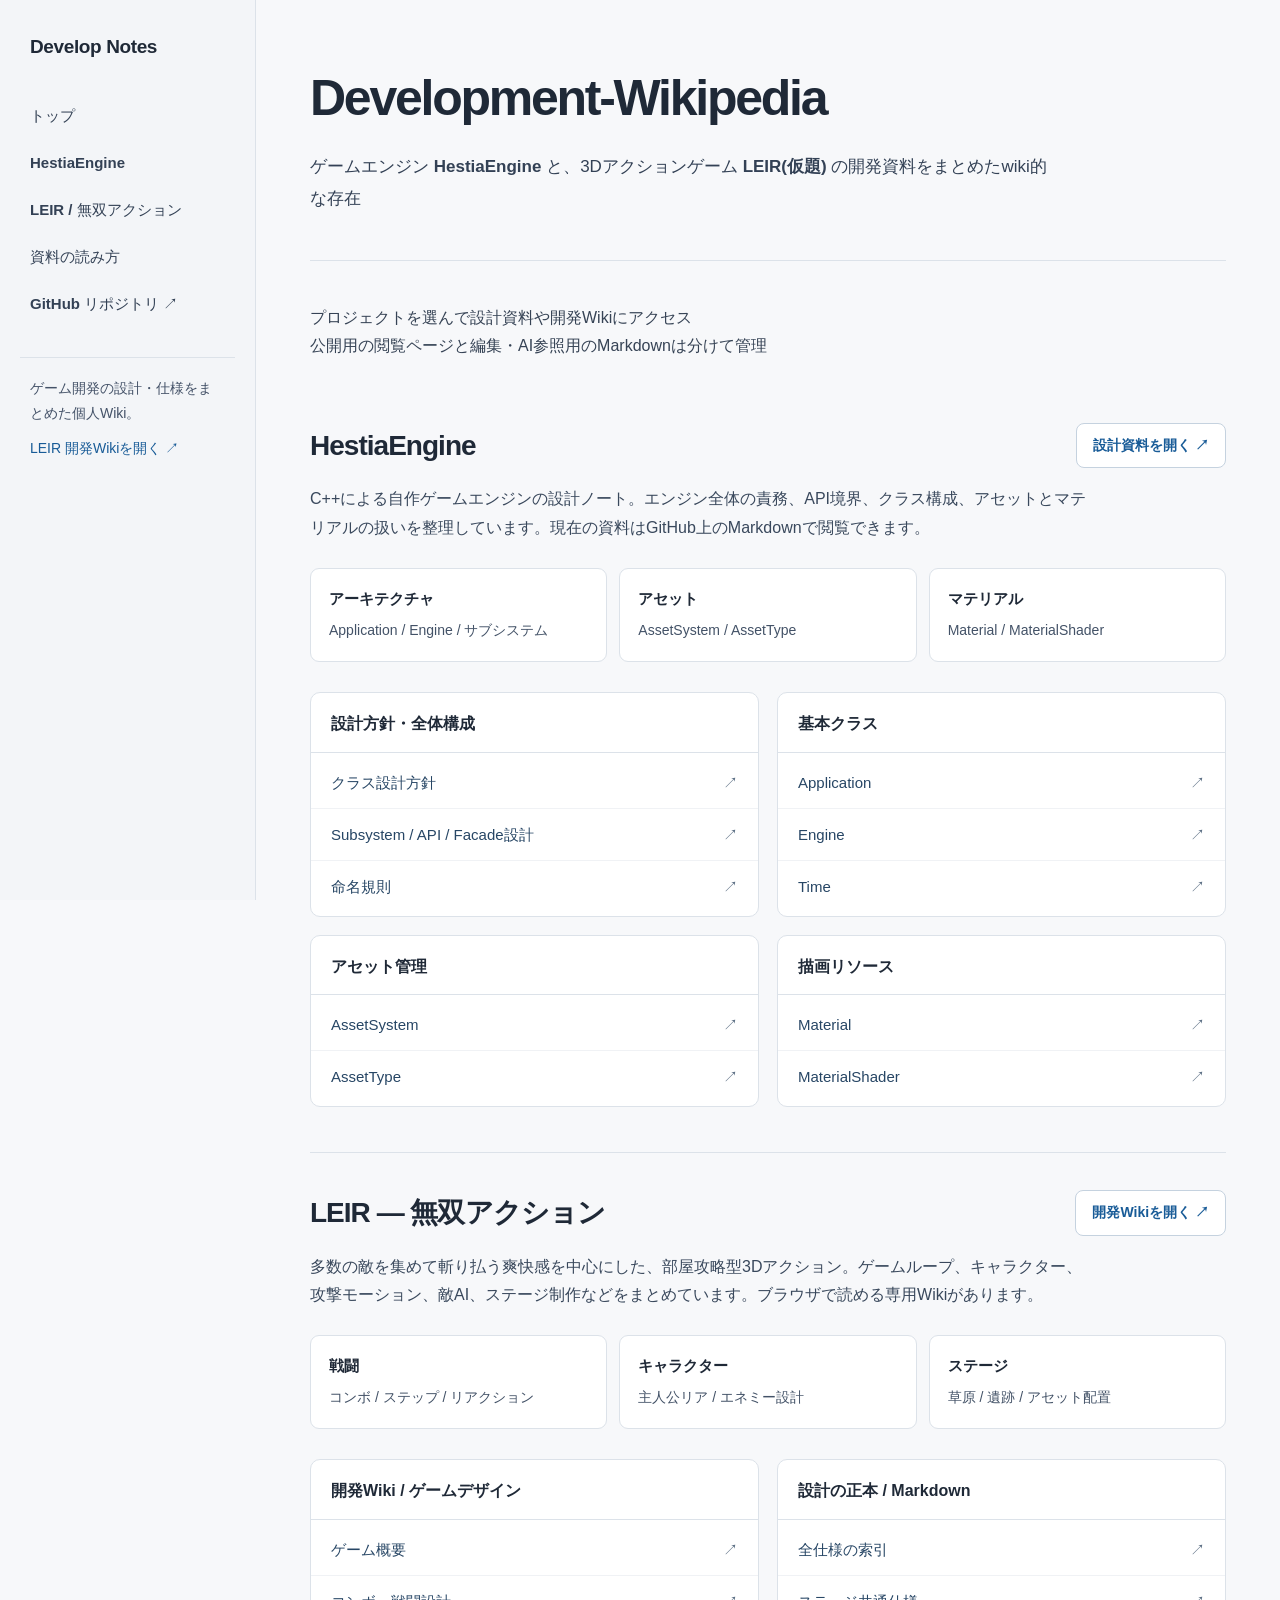
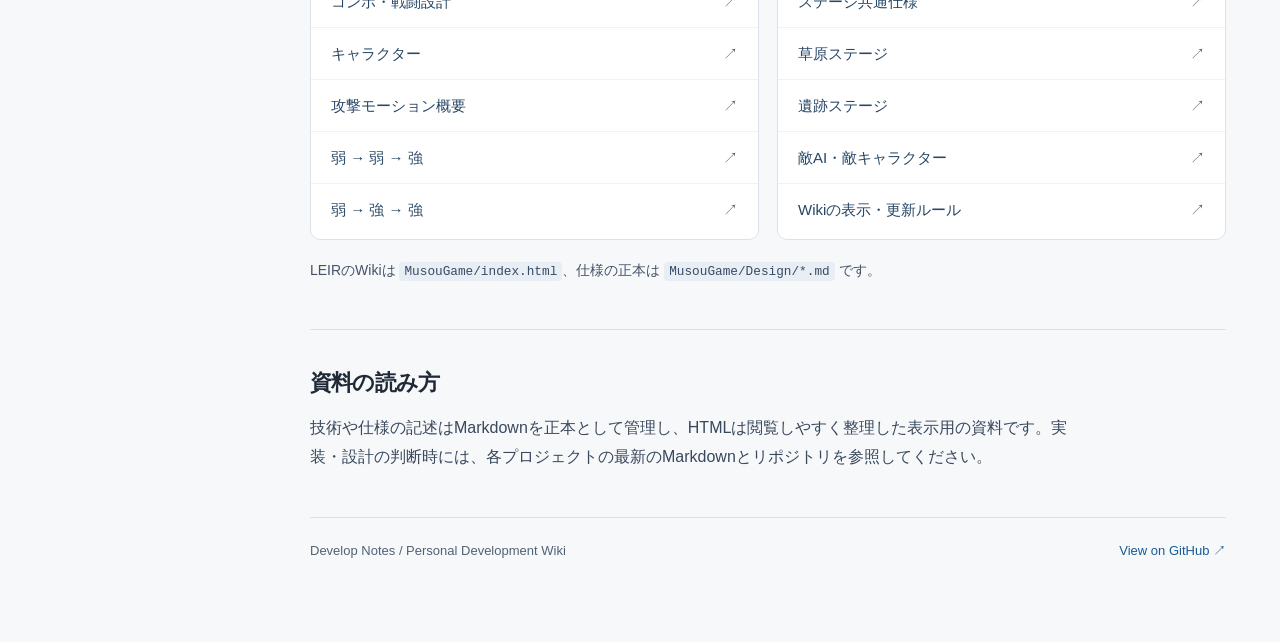
<file: index.html>
<!doctype html>
<html lang="ja">
<head>
  <meta charset="utf-8">
  <meta name="viewport" content="width=device-width, initial-scale=1">
  <meta name="theme-color" content="#f7f8fa">
  <meta name="description" content="HestiaEngine(開発中)や制作中のゲームの開発Wiki。ゲームエンジンの設計資料と3Dアクションゲームの企画・制作ノート。">
  <title>Develop Notes — 開発Wiki</title>
  <style>
    :root{color-scheme:light;--bg:#f7f8fa;--surface:#fff;--ink:#1f2937;--muted:#445268;--line:#dce2e9;--nav:#f3f5f8;--blue:#185b97;--blue-soft:#e9f2fb;--shadow:0 4px 18px rgba(25,43,66,.035)}
    *,*::before,*::after{box-sizing:border-box}
    html{scroll-behavior:smooth;scroll-padding-top:30px}
    body{margin:0;color:var(--ink);background:var(--bg);font:16px/1.8 -apple-system,BlinkMacSystemFont,"Segoe UI","Hiragino Kaku Gothic ProN","Yu Gothic",Meiryo,sans-serif}
    a{color:var(--blue);text-decoration:none}
    a:hover{text-decoration:underline}
    a:focus-visible,summary:focus-visible{outline:3px solid #5ba0d8;outline-offset:3px;border-radius:3px}
    .skip{position:absolute;left:-9999px;top:8px;z-index:100;background:#fff;padding:7px 12px}
    .skip:focus{left:10px}
    .sidebar{position:fixed;inset:0 auto 0 0;width:256px;overflow:auto;background:var(--nav);border-right:1px solid var(--line);padding:30px 20px}
    .sidebar-title{display:block;margin:0 10px 28px;color:var(--ink);font-size:19px;font-weight:750;letter-spacing:-.02em}
    .sidebar-title:hover{text-decoration:none}
    .nav-link{display:block;padding:10px 10px;color:#334155;border-radius:8px;font-size:15px;font-weight:580}
    .nav-link:hover{background:#e8edf4;color:#1e3d62;text-decoration:none}
    .sidebar-bottom{margin-top:30px;padding:18px 10px;border-top:1px solid var(--line);font-size:14px;color:var(--muted)}
    .sidebar-bottom a{display:block;margin-top:9px}
    .mobile-head{display:none}
    .main{margin-left:256px;min-width:0}
    .container{width:min(1100px,100%);margin:0 auto;padding:0 54px 80px}
    .hero{padding:66px 0 44px;border-bottom:1px solid var(--line)}
    h1{margin:0 0 20px;font-size:clamp(34px,4vw,50px);font-weight:800;line-height:1.3;letter-spacing:-.045em}
    .lead{max-width:740px;margin:0;color:#334155;font-size:17px;line-height:1.9}

    .intro{padding:27px 0 9px;color:#364355;font-size:16px}
    .section{padding:37px 0 45px;border-bottom:1px solid var(--line)}
    .section-head{display:flex;gap:18px;align-items:center;justify-content:space-between;margin-bottom:17px}
    h2{font-size:28px;letter-spacing:-.035em;line-height:1.4;margin:0}
    .section-desc{margin:0 0 25px;color:#39485c;max-width:780px;font-size:16px}
    .section-action{flex-shrink:0;border:1px solid #c5d2df;padding:9px 16px;border-radius:8px;font-weight:700;font-size:14px;background:white}
    .section-action:hover{background:var(--blue-soft);text-decoration:none;border-color:#b2cce2}
    .project-summary{display:grid;grid-template-columns:repeat(3,minmax(0,1fr));gap:12px;margin:22px 0 30px}
    .fact{background:var(--surface);border:1px solid var(--line);border-radius:9px;padding:16px 18px}
    .fact b{display:block;font-size:15px;margin-bottom:4px}
    .fact span{font-size:14px;color:#435267}
    .group-grid{display:grid;grid-template-columns:repeat(2,minmax(0,1fr));gap:18px}
    .doc-group{background:var(--surface);border:1px solid var(--line);border-radius:10px;overflow:hidden}
    .doc-group h3{font-size:16px;margin:0;padding:17px 20px 13px;border-bottom:1px solid var(--line)}
    .doc-list{list-style:none;margin:0;padding:4px 0}
    .doc-list li+li{border-top:1px solid #f0f2f5}
    .doc-list a{display:flex;justify-content:space-between;align-items:center;gap:12px;padding:12px 20px;color:#274665;font-size:15px}
    .doc-list a:hover{background:#f5f9fd;text-decoration:none;color:var(--blue)}
    .doc-list a::after{content:"↗";font-size:15px;color:#5e7186}
    .hint{font-size:14px;color:var(--muted);margin:18px 0 0}
    .guide{padding:38px 0 0}
    .guide h2{font-size:22px;margin-bottom:13px}
    .guide p{color:#39485c;max-width:780px}
    code{padding:2px 5px;background:#e9edf4;border-radius:4px;font-size:.91em;color:#354b66}
    footer{margin-top:45px;padding-top:21px;border-top:1px solid var(--line);display:flex;justify-content:space-between;gap:14px;flex-wrap:wrap;font-size:13px;color:#526176}
    @media(max-width:1050px){.container{padding-left:34px;padding-right:34px}.project-summary{grid-template-columns:1fr}}
    @media(max-width:760px){
      .sidebar{display:none}.main{margin:0}
      .mobile-head{position:sticky;top:0;display:block;z-index:20;background:rgba(248,249,251,.97);border-bottom:1px solid var(--line);backdrop-filter:blur(8px)}
      .mobile-head .topline{display:flex;align-items:center;justify-content:space-between;padding:12px 18px}
      .mobile-head .topbrand{font-weight:800;color:var(--ink);font-size:17px}
      .mobile-head summary{list-style:none;cursor:pointer;background:white;border:1px solid var(--line);border-radius:7px;padding:5px 11px;font-weight:700;color:#31445c;font-size:14px}
      .mobile-head summary::-webkit-details-marker{display:none}
      .mobile-links{padding:0 18px 14px;display:grid;grid-template-columns:repeat(2,1fr);gap:6px}
      .mobile-links a{display:block;padding:9px;background:white;border:1px solid var(--line);border-radius:7px;font-size:14px}
      .container{padding:0 20px 45px}.hero{padding:43px 0 34px}.lead{font-size:16px}
      .section{padding:29px 0 35px}.section-head{align-items:flex-start;flex-direction:column;gap:12px}
      .group-grid{grid-template-columns:1fr;gap:13px}
      .project-summary{gap:8px}.fact{padding:12px 15px}
      .doc-group h3{padding:15px 16px 11px}.doc-list a{padding:10px 16px}
      footer{margin-top:30px}
    }
    @media(prefers-reduced-motion:reduce){html{scroll-behavior:auto}}
  </style>
</head>
<body>
<a class="skip" href="#main">本文へスキップ</a>
<aside class="sidebar" aria-label="開発Wiki ナビゲーション">
  <a class="sidebar-title" href="#top">Develop Notes</a>
  <nav>
    <a class="nav-link" href="#top">トップ</a>
    <a class="nav-link" href="#hestia">HestiaEngine</a>
    <a class="nav-link" href="#leir">LEIR / 無双アクション</a>
     <a class="nav-link" href="#documents">資料の読み方</a>
    <a class="nav-link" href="https://github.com/chaba0426/Develop_Notes" target="_blank" rel="noopener noreferrer">GitHub リポジトリ ↗</a>
  </nav>
  <div class="sidebar-bottom">ゲーム開発の設計・仕様をまとめた個人Wiki。<a href="./MusouGame/index.html">LEIR 開発Wikiを開く ↗</a></div>
</aside>
<header class="mobile-head">
  <div class="topline"><a class="topbrand" href="#top">Develop Notes</a><details><summary>メニュー ☰</summary><nav class="mobile-links" aria-label="モバイルナビゲーション"><a href="#hestia">HestiaEngine</a><a href="#leir">LEIR</a><a href="#documents">資料の読み方</a><a href="https://github.com/chaba0426/Develop_Notes" target="_blank" rel="noopener noreferrer">GitHub</a></nav></details></div>
</header>
<div class="main">
<main class="container" id="main">
  <section class="hero" id="top" aria-labelledby="site-title">
    <h1 id="site-title">Development-Wikipedia</h1>
    <p class="lead">ゲームエンジン <strong>HestiaEngine</strong> と、3Dアクションゲーム <strong>LEIR(仮題)</strong> の開発資料をまとめたwiki的な存在</p>
       </section>

  <p class="intro">プロジェクトを選んで設計資料や開発Wikiにアクセス<br>公開用の閲覧ページと編集・AI参照用のMarkdownは分けて管理</p>

  <section class="section" id="hestia" aria-labelledby="hestia-title">
    <div class="section-head"><div><h2 id="hestia-title">HestiaEngine</h2></div><a class="section-action" href="https://github.com/chaba0426/Develop_Notes/tree/main/HestiaDesign" target="_blank" rel="noopener noreferrer">設計資料を開く ↗</a></div>
    <p class="section-desc">C++による自作ゲームエンジンの設計ノート。エンジン全体の責務、API境界、クラス構成、アセットとマテリアルの扱いを整理しています。現在の資料はGitHub上のMarkdownで閲覧できます。</p>
    <div class="project-summary" aria-label="主な設計領域">
      <div class="fact"><b>アーキテクチャ</b><span>Application / Engine / サブシステム</span></div>
      <div class="fact"><b>アセット</b><span>AssetSystem / AssetType</span></div>
      <div class="fact"><b>マテリアル</b><span>Material / MaterialShader</span></div>
    </div>
    <div class="group-grid">
      <div class="doc-group">
        <h3>設計方針・全体構成</h3>
        <ul class="doc-list">
          <li><a href="https://github.com/chaba0426/Develop_Notes/blob/main/HestiaDesign/ClassDesign.md" target="_blank" rel="noopener noreferrer">クラス設計方針</a></li>
          <li><a href="https://github.com/chaba0426/Develop_Notes/blob/main/HestiaDesign/SubsystemApiFacadeDesign.md" target="_blank" rel="noopener noreferrer">Subsystem / API / Facade設計</a></li>
          <li><a href="https://github.com/chaba0426/Develop_Notes/blob/main/HestiaDesign/NamingConvention.md" target="_blank" rel="noopener noreferrer">命名規則</a></li>
        </ul>
      </div>
      <div class="doc-group">
        <h3>基本クラス</h3>
        <ul class="doc-list">
          <li><a href="https://github.com/chaba0426/Develop_Notes/blob/main/HestiaDesign/Class/Application.md" target="_blank" rel="noopener noreferrer">Application</a></li>
          <li><a href="https://github.com/chaba0426/Develop_Notes/blob/main/HestiaDesign/Class/Engine.md" target="_blank" rel="noopener noreferrer">Engine</a></li>
          <li><a href="https://github.com/chaba0426/Develop_Notes/blob/main/HestiaDesign/Class/Time.md" target="_blank" rel="noopener noreferrer">Time</a></li>
        </ul>
      </div>
      <div class="doc-group">
        <h3>アセット管理</h3>
        <ul class="doc-list">
          <li><a href="https://github.com/chaba0426/Develop_Notes/blob/main/HestiaDesign/Class/AssetSystem.md" target="_blank" rel="noopener noreferrer">AssetSystem</a></li>
          <li><a href="https://github.com/chaba0426/Develop_Notes/blob/main/HestiaDesign/Class/AssetType.md" target="_blank" rel="noopener noreferrer">AssetType</a></li>
        </ul>
      </div>
      <div class="doc-group">
        <h3>描画リソース</h3>
        <ul class="doc-list">
          <li><a href="https://github.com/chaba0426/Develop_Notes/blob/main/HestiaDesign/Class/Material.md" target="_blank" rel="noopener noreferrer">Material</a></li>
          <li><a href="https://github.com/chaba0426/Develop_Notes/blob/main/HestiaDesign/Class/MaterialShader.md" target="_blank" rel="noopener noreferrer">MaterialShader</a></li>
        </ul>
      </div>
    </div>
  </section>

  <section class="section" id="leir" aria-labelledby="leir-title">
    <div class="section-head"><div><h2 id="leir-title">LEIR — 無双アクション</h2></div><a class="section-action" href="./MusouGame/index.html">開発Wikiを開く ↗</a></div>
    <p class="section-desc">多数の敵を集めて斬り払う爽快感を中心にした、部屋攻略型3Dアクション。ゲームループ、キャラクター、攻撃モーション、敵AI、ステージ制作などをまとめています。ブラウザで読める専用Wikiがあります。</p>
    <div class="project-summary" aria-label="主な開発要素">
      <div class="fact"><b>戦闘</b><span>コンボ / ステップ / リアクション</span></div>
      <div class="fact"><b>キャラクター</b><span>主人公リア / エネミー設計</span></div>
      <div class="fact"><b>ステージ</b><span>草原 / 遺跡 / アセット配置</span></div>
    </div>
    <div class="group-grid">
      <div class="doc-group">
        <h3>開発Wiki / ゲームデザイン</h3>
        <ul class="doc-list">
          <li><a href="./MusouGame/index.html#overview">ゲーム概要</a></li>
          <li><a href="./MusouGame/index.html#combo">コンボ・戦闘設計</a></li>
          <li><a href="./MusouGame/index.html#characters">キャラクター</a></li>
          <li><a href="./MusouGame/index.html#motion-overview">攻撃モーション概要</a></li>
          <li><a href="./MusouGame/index.html#motion">弱 → 弱 → 強</a></li>
          <li><a href="./MusouGame/index.html#motion-wss">弱 → 強 → 強</a></li>
        </ul>
      </div>
      <div class="doc-group">
        <h3>設計の正本 / Markdown</h3>
        <ul class="doc-list">
          <li><a href="https://github.com/chaba0426/Develop_Notes/blob/main/MusouGame/README.md" target="_blank" rel="noopener noreferrer">全仕様の索引</a></li>
          <li><a href="https://github.com/chaba0426/Develop_Notes/blob/main/MusouGame/Design/Stage_Common.md" target="_blank" rel="noopener noreferrer">ステージ共通仕様</a></li>
          <li><a href="https://github.com/chaba0426/Develop_Notes/blob/main/MusouGame/Design/Stage_Grassland.md" target="_blank" rel="noopener noreferrer">草原ステージ</a></li>
          <li><a href="https://github.com/chaba0426/Develop_Notes/blob/main/MusouGame/Design/Stage_Ruins.md" target="_blank" rel="noopener noreferrer">遺跡ステージ</a></li>
          <li><a href="https://github.com/chaba0426/Develop_Notes/blob/main/MusouGame/Design/Enemies.md" target="_blank" rel="noopener noreferrer">敵AI・敵キャラクター</a></li>
          <li><a href="https://github.com/chaba0426/Develop_Notes/blob/main/MusouGame/DESIGN.md" target="_blank" rel="noopener noreferrer">Wikiの表示・更新ルール</a></li>
        </ul>
      </div>
    </div>
    <p class="hint">LEIRのWikiは <code>MusouGame/index.html</code>、仕様の正本は <code>MusouGame/Design/*.md</code> です。</p>
  </section>

  <section class="guide" id="documents" aria-labelledby="guide-title">
    <h2 id="guide-title">資料の読み方</h2>
    <p>技術や仕様の記述はMarkdownを正本として管理し、HTMLは閲覧しやすく整理した表示用の資料です。実装・設計の判断時には、各プロジェクトの最新のMarkdownとリポジトリを参照してください。</p>
  </section>
  <footer><span>Develop Notes / Personal Development Wiki</span><a href="https://github.com/chaba0426/Develop_Notes" target="_blank" rel="noopener noreferrer">View on GitHub ↗</a></footer>
</main>
</div>
</body>
</html>
</file>
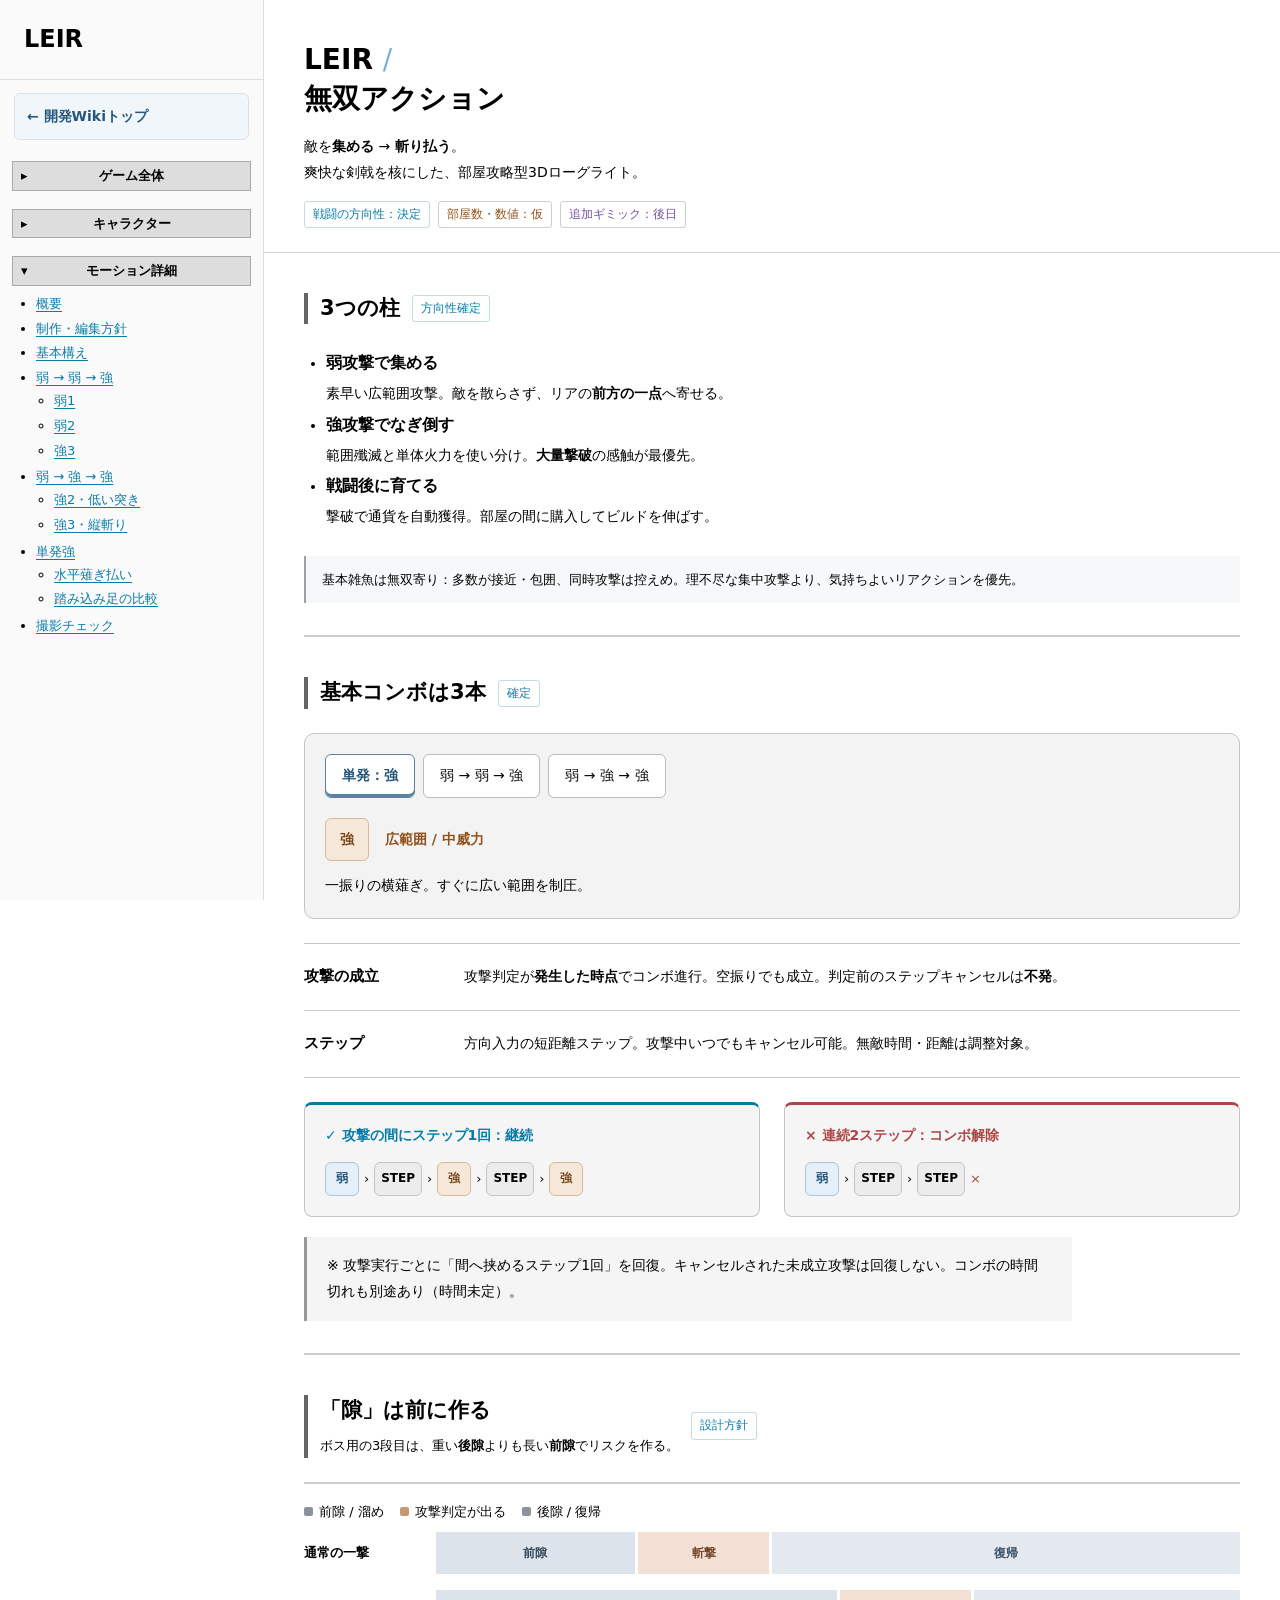
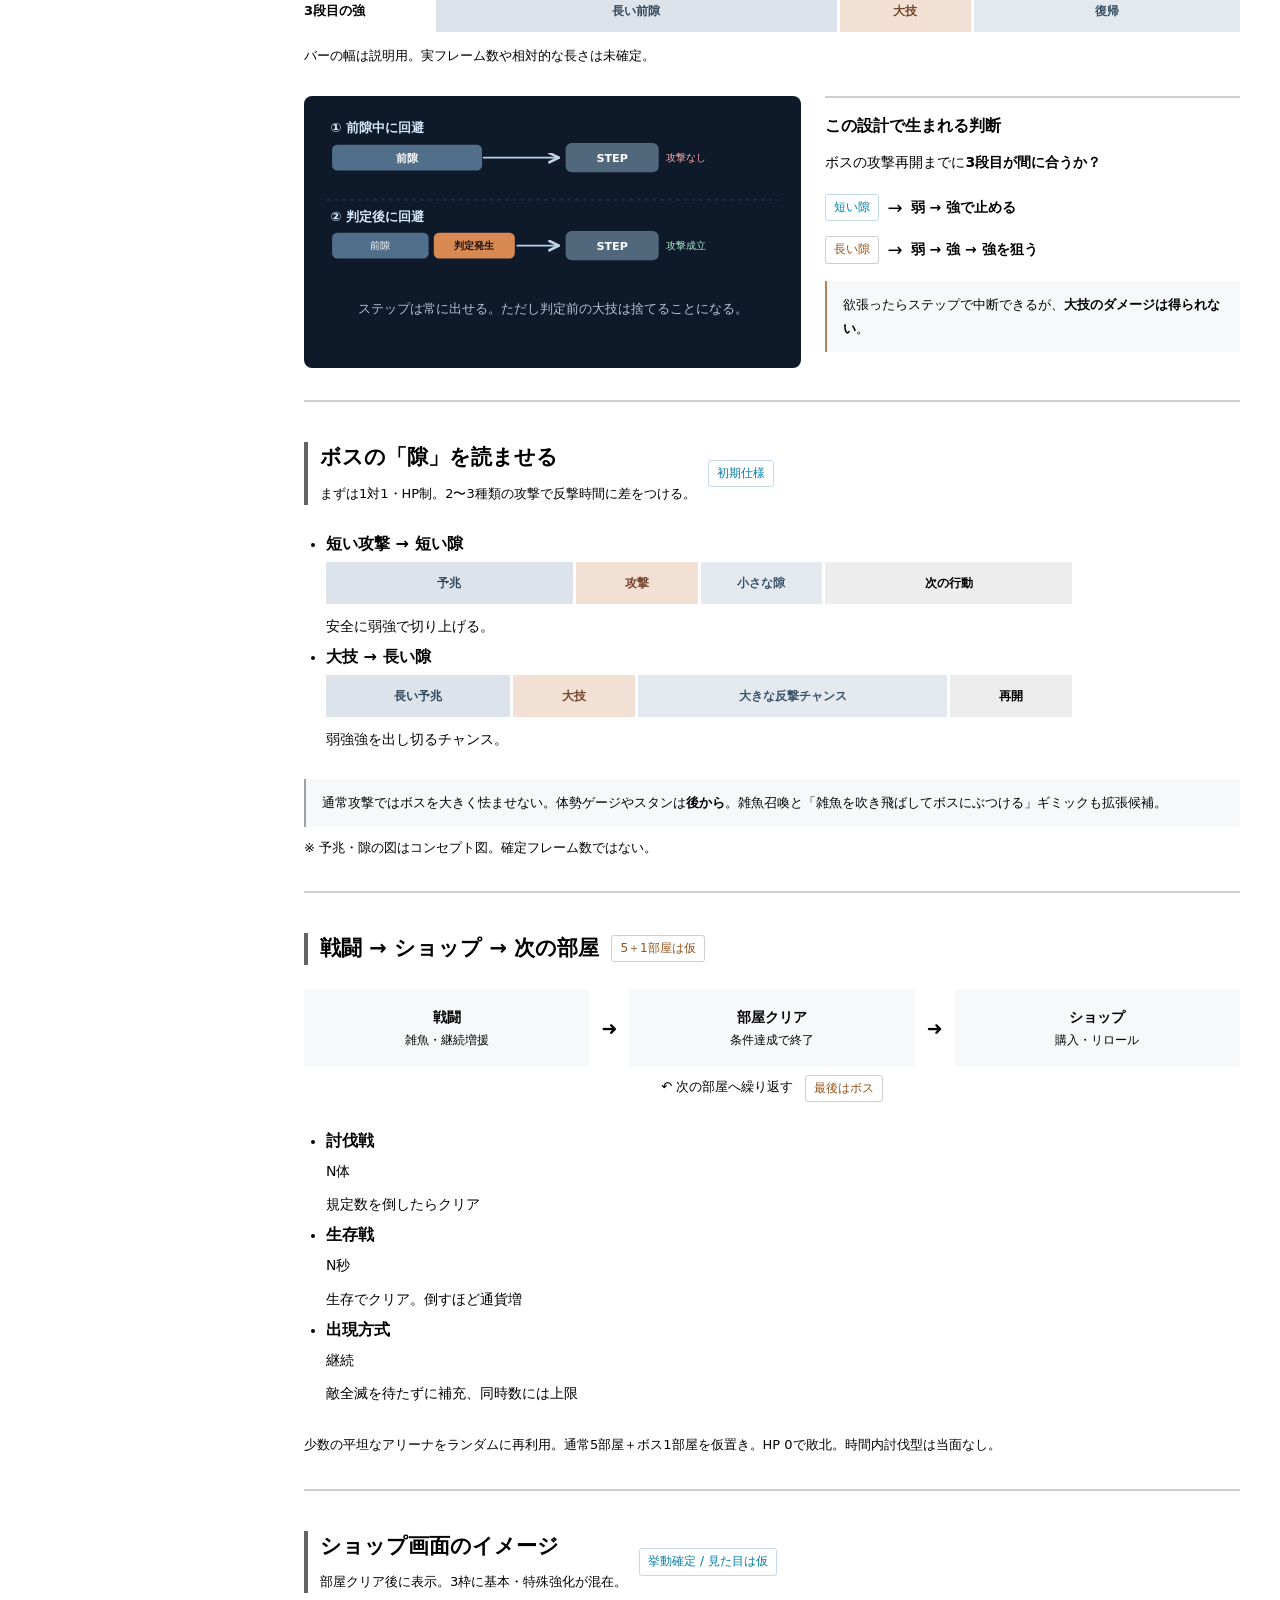
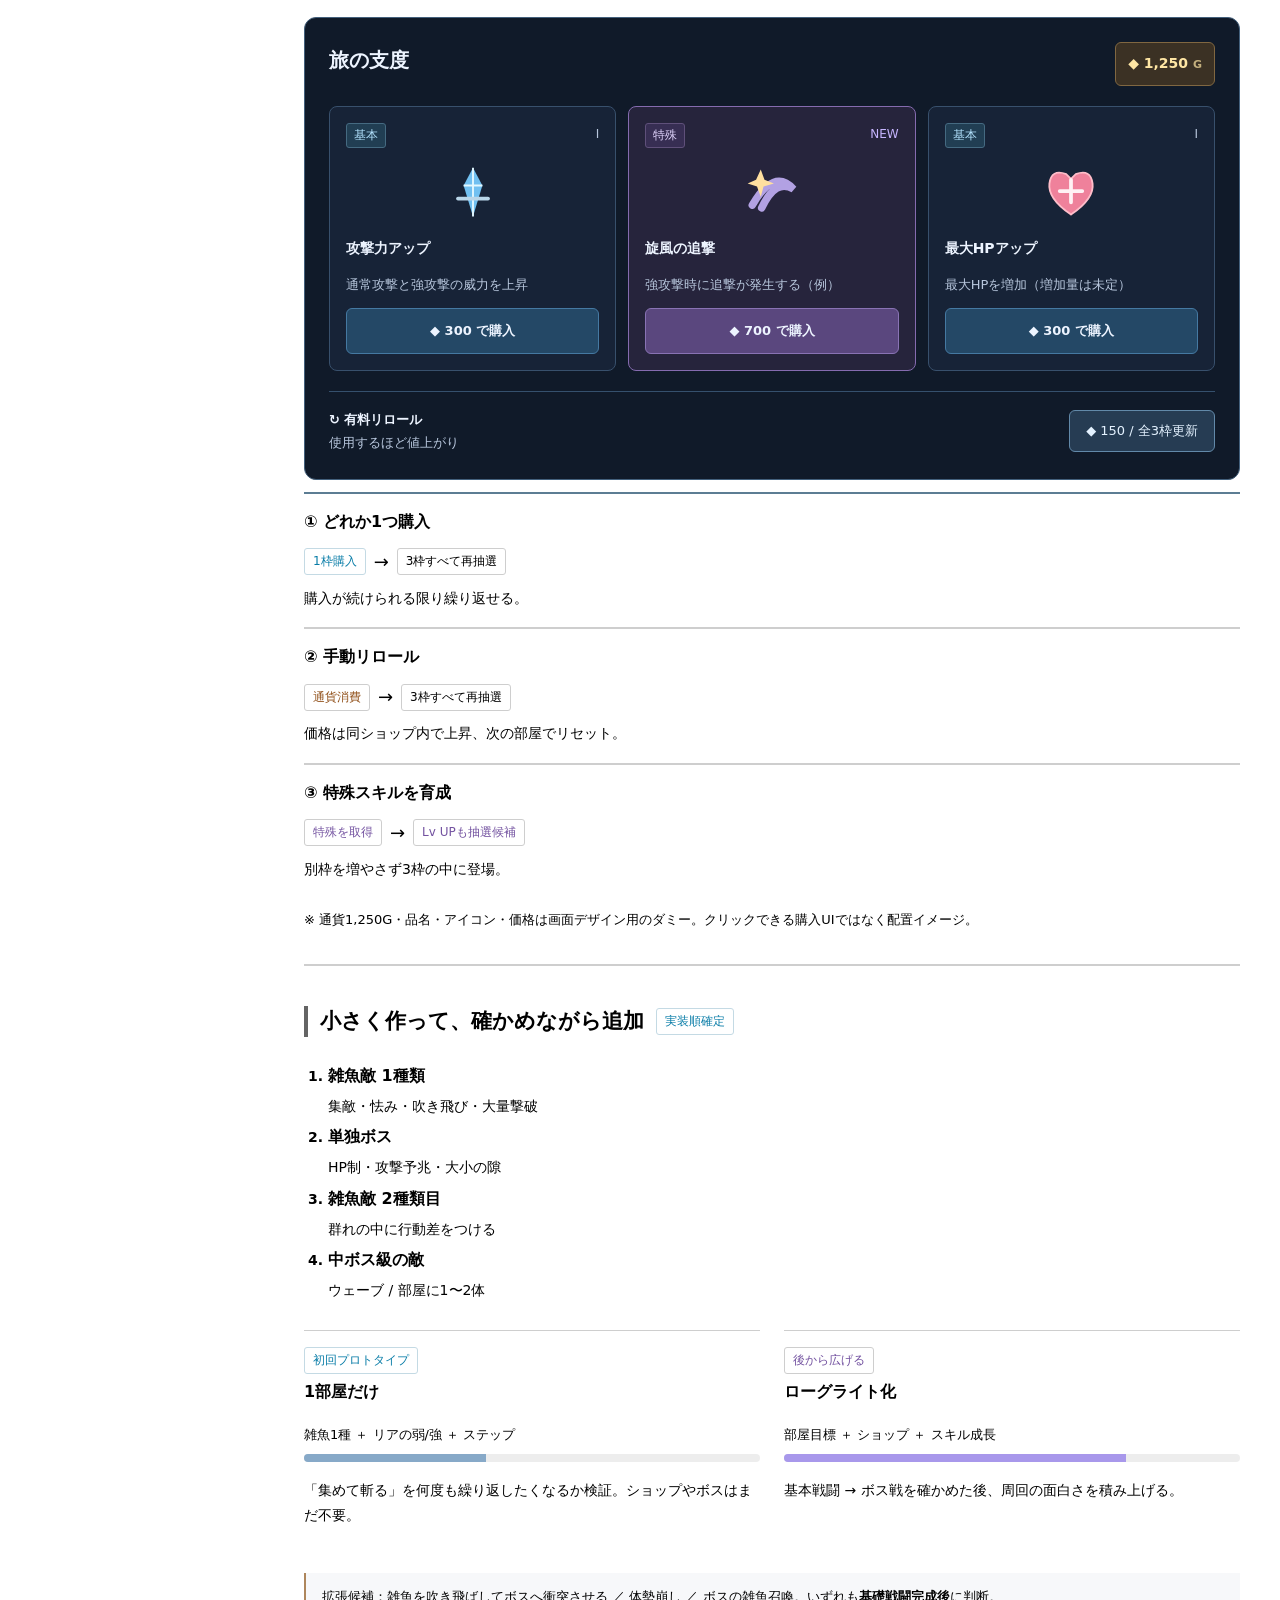
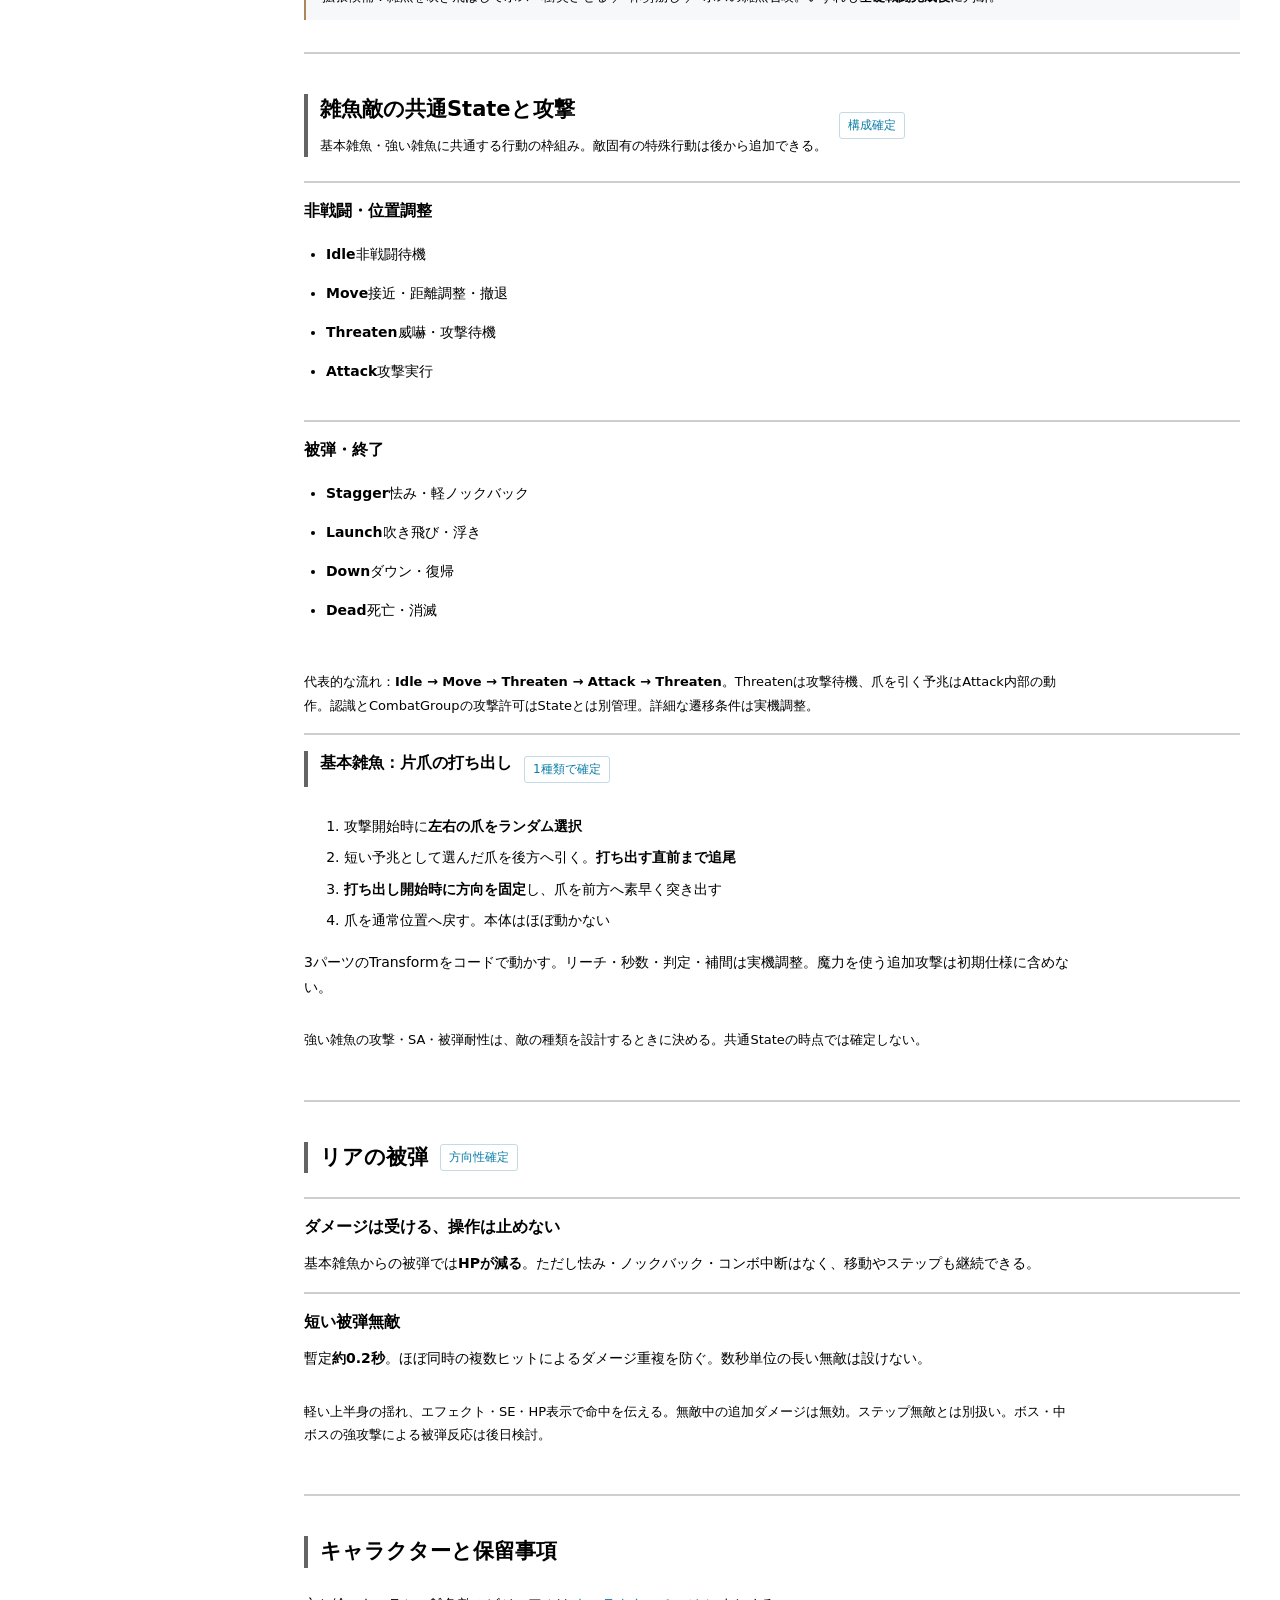
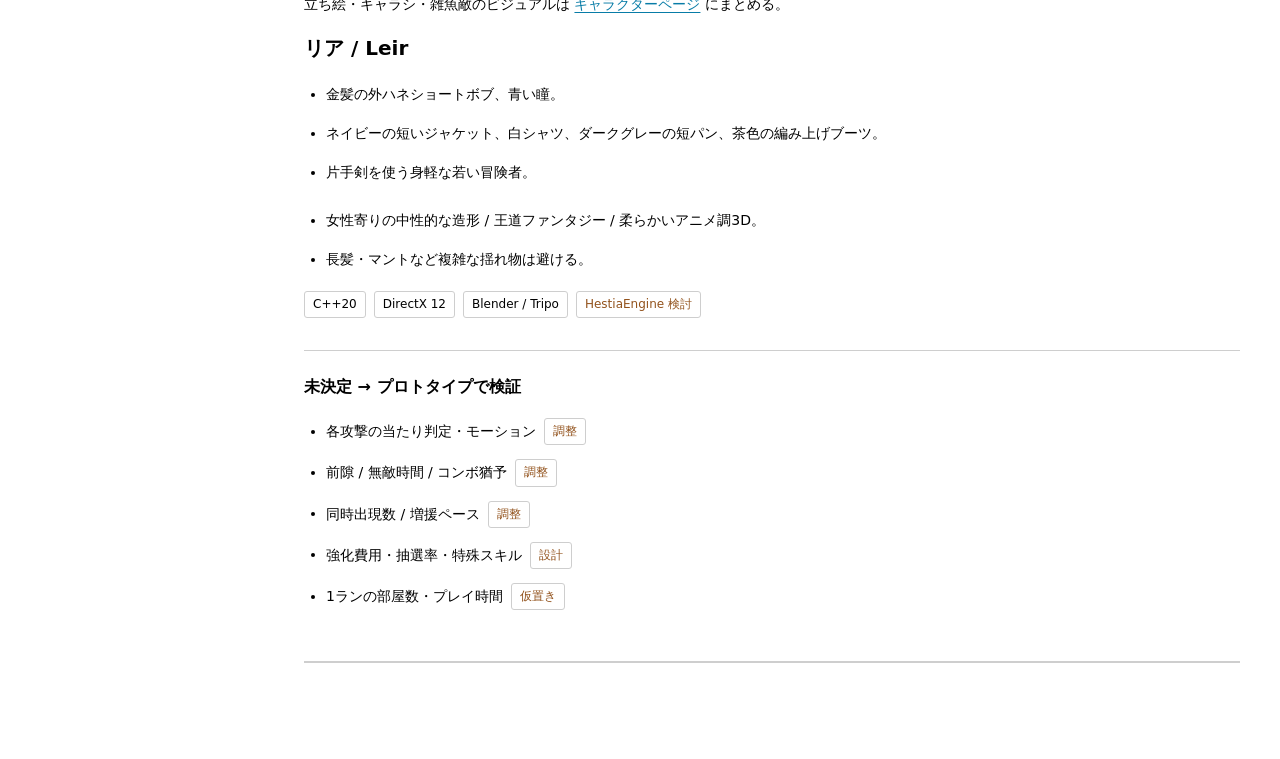
<file: MusouGame/Web/index.html>
<!doctype html>
<html lang="ja">
<head>
<meta charset="utf-8">
<meta name="viewport" content="width=device-width,initial-scale=1">
<meta name="theme-color" content="#F7F8FA">
<title>LEIR — 開発Wiki</title>
<link rel="stylesheet" href="./style.css" data-bundle="css">
</head>
<body>
<a class="skip-link" href="#main-content">本文へスキップ</a>
<div class="wiki-mobile-bar">
  <button type="button" class="wiki-menu-toggle" id="wiki-menu-toggle" aria-controls="wiki-sidebar" aria-expanded="false" aria-label="メニューを開く"><span aria-hidden="true">☰</span></button>
  <a href="#overview" class="wiki-mobile-brand">LEIR</a>
</div>
<div class="wiki-backdrop" id="wiki-backdrop" aria-hidden="true"></div>
<div class="wiki-layout">
  <aside class="wiki-sidebar" id="wiki-sidebar" aria-label="資料のサイドメニュー">
    <a class="wiki-brand" href="#overview"><span class="wiki-brand-name">LEIR</span></a>
    <a class="wiki-home-link" href="../../index.html" data-wiki-home>← 開発Wikiトップ</a>
    <nav class="wiki-nav" aria-label="設計資料">
      <details class="wiki-nav-section" id="nav-overview" data-nav-pages="overview">
        <summary class="wiki-category-heading">ゲーム全体</summary>
        <ul class="wiki-nav-list">
          <li><a href="#overview" data-page-link="overview">概要</a></li>
          <li><a href="#core">コア体験</a></li>
          <li><a href="#combo">コンボ・ステップ</a>
            <ul><li><a href="#combo-001">攻撃の成立</a></li><li><a href="#combo-002">ステップ挿入規則</a></li></ul>
          </li>
          <li><a href="#timing">攻撃の隙</a></li>
          <li><a href="#boss">ボス戦</a></li>
          <li><a href="#loop">ゲームループ</a></li>
          <li><a href="#shop">ショップ</a></li>
          <li><a href="#enemy">敵・制作順</a><ul><li><a href="#enemy-behavior">雑魚敵共通State・攻撃</a></li><li><a href="#enemy-hit">リアの被弾</a></li></ul></li>
          <li><a href="#world">キャラクター概要</a></li>
        </ul>
      </details>
      <details class="wiki-nav-section" id="nav-characters" data-nav-pages="characters">
        <summary class="wiki-category-heading">キャラクター</summary>
        <ul class="wiki-nav-list">
          <li><a href="#characters" data-page-link="characters">一覧</a></li>
          <li><a href="#character-leir">リア</a></li>
          <li><a href="#character-magic-minion">雑魚敵：魔法生物</a></li>
        </ul>
      </details>
      <details class="wiki-nav-section" id="nav-motion" data-nav-pages="motion-overview motion motion-wss motion-single shooting" open>
        <summary class="wiki-category-heading">モーション詳細</summary>
        <ul class="wiki-nav-list">
          <li><a href="#motion-overview" data-page-link="motion-overview">概要</a></li>
          <li><a href="#motion-production">制作・編集方針</a></li>
          <li><a href="#motion-stance">基本構え</a></li>
          <li><a href="#motion" data-page-link="motion">弱 → 弱 → 強</a>
            <ul><li><a href="#motion-weak1">弱1</a></li><li><a href="#motion-weak2">弱2</a></li><li><a href="#motion-strong3">強3</a></li></ul>
          </li>
          <li><a href="#motion-wss" data-page-link="motion-wss">弱 → 強 → 強</a>
            <ul><li><a href="#motion-wss-thrust">強2・低い突き</a></li><li><a href="#motion-wss-finish">強3・縦斬り</a></li></ul>
          </li>
          <li><a href="#motion-single" data-page-link="motion-single">単発強</a>
            <ul><li><a href="#motion-single-motion">水平薙ぎ払い</a></li><li><a href="#motion-single-test">踏み込み足の比較</a></li></ul>
          </li>
          <li><a href="#shooting" data-page-link="shooting">撮影チェック</a></li>
        </ul>
      </details>
    </nav>
  </aside>
  <div class="wiki-content">
    <main id="main-content">
      <div class="wiki-page" id="overview" data-wiki-page="overview">
<header class="header"><div class="wrap">

  <h1>LEIR <span style="color:#7daed6;font-weight:400">/</span><br>無双アクション</h1>
  <p class="lede">敵を<strong>集める</strong> → <strong>斬り払う</strong>。<br>爽快な剣戟を核にした、部屋攻略型3Dローグライト。</p>
  <div class="row"><span class="pill green">戦闘の方向性：決定</span><span class="pill orange">部屋数・数値：仮</span><span class="pill purple">追加ギミック：後日</span></div>
</div></header>
<div class="wrap">
<section class="section" id="core"><div class="heading"><div><h2>3つの柱</h2></div><span class="pill green">方向性確定</span></div>
  <ul class="document-list"><li><h3>弱攻撃で集める</h3><p class="muted small">素早い広範囲攻撃。敵を散らさず、リアの<strong>前方の一点</strong>へ寄せる。</p></li><li><h3>強攻撃でなぎ倒す</h3><p class="muted small">範囲殲滅と単体火力を使い分け。<strong>大量撃破</strong>の感触が最優先。</p></li><li><h3>戦闘後に育てる</h3><p class="muted small">撃破で通貨を自動獲得。部屋の間に購入してビルドを伸ばす。</p></li></ul>
  <div class="note" style="margin-top:12px">基本雑魚は<span style="color:var(--text)">無双寄り</span>：多数が接近・包囲、同時攻撃は控えめ。理不尽な集中攻撃より、気持ちよいリアクションを優先。</div>
</section>
<section class="section" id="combo"><div class="heading"><div><h2>基本コンボは3本</h2></div><span class="pill green">確定</span></div>
  <div class="widget" role="group" aria-label="コンボ切り替え">
   <input type="radio" id="c0" name="combo" checked><input type="radio" id="c1" name="combo"><input type="radio" id="c2" name="combo">
   <div class="tabs"><label for="c0">単発：強</label><label for="c1">弱 → 弱 → 強</label><label for="c2">弱 → 強 → 強</label></div>
   <div class="combo-wrap"><div class="combo" id="p0"><div class="combo-meta"><div class="row"><span class="key heavy">強</span></div><span class="impact">広範囲 / 中威力</span></div><p>一振りの横薙ぎ。すぐに広い範囲を制圧。</p></div>
   <div class="combo" id="p1"><div class="combo-meta"><div class="row"><span class="key">弱</span><span class="chevron">›</span><span class="key">弱</span><span class="chevron">›</span><span class="key heavy">強</span></div><span class="impact">集敵 / 範囲殲滅</span></div><p>雑魚を前方にまとめ、広範囲・高威力の一撃で一掃。</p></div>
   <div class="combo" id="p2"><div class="combo-meta"><div class="row"><span class="key">弱</span><span class="chevron">›</span><span class="key heavy">強</span><span class="chevron">›</span><span class="key heavy">強</span></div><span class="impact">対ボス / 狭範囲・高火力</span></div><p>「弱→強」で止めれば短い反撃機会にも対応。最後の強攻撃は<strong>前隙が長い</strong>。</p></div></div>
  </div>
  <div class="combo-specs"><div class="tile" id="combo-001"><h3>攻撃の成立</h3><p>攻撃判定が<strong>発生した時点</strong>でコンボ進行。空振りでも成立。判定前のステップキャンセルは<strong>不発</strong>。</p></div><div class="tile"><h3>ステップ</h3><p>方向入力の短距離ステップ。攻撃中いつでもキャンセル可能。無敵時間・距離は調整対象。</p></div></div>
  <div class="rule-grid" id="combo-002" aria-label="COMBO-002 ステップ挿入規則"><div class="rule good"><h3 style="color:var(--blue)">✓ 攻撃の間にステップ1回：継続</h3><div class="row"><span class="key">弱</span><span class="chevron">›</span><span class="key dodge">STEP</span><span class="chevron">›</span><span class="key heavy">強</span><span class="chevron">›</span><span class="key dodge">STEP</span><span class="chevron">›</span><span class="key heavy">強</span></div></div><div class="rule bad"><h3 style="color:var(--red)">× 連続2ステップ：コンボ解除</h3><div class="row"><span class="key">弱</span><span class="chevron">›</span><span class="key dodge">STEP</span><span class="chevron">›</span><span class="key dodge">STEP</span><span class="chevron" style="color:var(--red)">×</span></div></div></div>
  <p class="combo-caveat">※ 攻撃実行ごとに「間へ挟めるステップ1回」を回復。キャンセルされた未成立攻撃は回復しない。コンボの時間切れも別途あり（時間未定）。</p>
</section>
<section class="section" id="timing"><div class="heading"><div><h2>「隙」は前に作る</h2><p class="muted small">ボス用の3段目は、重い<strong>後隙</strong>よりも長い<strong>前隙</strong>でリスクを作る。</p></div><span class="pill green">設計方針</span></div>
  <div class="tile"><div class="legend" style="margin-bottom:9px"><span><i class="dot gray"></i>前隙 / 溜め</span><span><i class="dot orange"></i>攻撃判定が出る</span><span><i class="dot green"></i>後隙 / 復帰</span></div>
    <div class="timelines"><div class="timeline"><span class="timeline-label">通常の一撃</span><div class="track"><span class="phase start p1">前隙</span><span class="phase hit p2">斬撃</span><span class="phase end p3">復帰</span></div></div><div class="timeline"><span class="timeline-label">3段目の強</span><div class="track late"><span class="phase start p1">長い前隙</span><span class="phase hit p2">大技</span><span class="phase end p3">復帰</span></div></div></div>
    <p class="muted tiny" style="margin:12px 0 0">バーの幅は説明用。実フレーム数や相対的な長さは未確定。</p></div>
  <div class="arena" style="margin-top:13px"><div class="diagram">
    <svg viewBox="0 0 540 200" role="img" aria-label="前隙中のステップでは攻撃が不発、判定後のステップでは攻撃成立の図">
      <defs><marker id="ah" markerWidth="7" markerHeight="7" refX="5" refY="3" orient="auto"><path d="M0 0L6 3L0 6" fill="none" stroke="#c0d4e8" stroke-width="1.5"/></marker></defs>
      <text x="12" y="23" font-size="15" font-weight="700" fill="#d5e7fa">① 前隙中に回避</text>
      <rect x="14" y="38" width="174" height="30" rx="6" fill="#516e8b"/><text x="101" y="58" font-size="13" font-weight="700" text-anchor="middle" fill="white">前隙</text>
      <path d="M189 53H275" stroke="#bad0e7" stroke-width="2" marker-end="url(#ah)"/><rect x="285" y="36" width="108" height="34" rx="7" fill="#51677c"/><text x="339" y="58" text-anchor="middle" font-size="13" fill="white" font-weight="700">STEP</text><text x="402" y="57" font-size="12" fill="#ffb0ad">攻撃なし</text>
      <path d="M8 102H532" stroke="#334761" stroke-dasharray="4 5"/>
      <text x="12" y="127" font-size="15" font-weight="700" fill="#d5e7fa">② 判定後に回避</text>
      <rect x="14" y="140" width="112" height="30" rx="6" fill="#516e8b"/><text x="70" y="159" text-anchor="middle" font-size="12" fill="white">前隙</text><rect x="132" y="140" width="94" height="30" rx="6" fill="#d98a52"/><text x="179" y="159" text-anchor="middle" font-size="12" fill="#1b1010" font-weight="800">判定発生</text>
      <path d="M228 155H275" stroke="#bad0e7" stroke-width="2" marker-end="url(#ah)"/><rect x="285" y="138" width="108" height="34" rx="7" fill="#51677c"/><text x="339" y="160" text-anchor="middle" font-size="13" fill="white" font-weight="700">STEP</text><text x="402" y="159" font-size="12" fill="#a9efce">攻撃成立</text>
    </svg>
    <p class="diagram-caption">ステップは常に出せる。ただし判定前の大技は捨てることになる。</p>
  </div><div class="tile"><h3>この設計で生まれる判断</h3><p class="small">ボスの攻撃再開までに<strong>3段目が間に合うか？</strong></p><div class="row" style="margin:10px 0"><span class="pill green">短い隙</span><span class="chevron">→</span><strong>弱 → 強で止める</strong></div><div class="row"><span class="pill orange">長い隙</span><span class="chevron">→</span><strong>弱 → 強 → 強を狙う</strong></div><div class="note orange" style="margin-top:15px">欲張ったらステップで中断できるが、<strong>大技のダメージは得られない</strong>。</div></div></div>
</section>
<section class="section" id="boss"><div class="heading"><div><h2>ボスの「隙」を読ませる</h2><p class="muted small">まずは1対1・HP制。2〜3種類の攻撃で反撃時間に差をつける。</p></div><span class="pill green">初期仕様</span></div>
  <ul class="document-list"><li><h3>短い攻撃 → 短い隙</h3><div class="boss-track"><span class="bt-prepare">予兆</span><span class="bt-attack">攻撃</span><span class="bt-gap" style="grid-column:span 2">小さな隙</span><span class="bt-next" style="grid-column:span 4">次の行動</span></div><p class="muted small" style="margin:10px 0 0">安全に弱強で切り上げる。</p></li><li><h3>大技 → 長い隙</h3><div class="boss-track"><span class="bt-prepare" style="grid-column:span 3">長い予兆</span><span class="bt-attack">大技</span><span class="bt-gap" style="grid-column:span 5">大きな反撃チャンス</span><span class="bt-next" style="grid-column:span 2">再開</span></div><p class="muted small" style="margin:10px 0 0">弱強強を出し切るチャンス。</p></li></ul>
  <div class="note" style="margin-top:12px">通常攻撃ではボスを大きく怯ませない。体勢ゲージやスタンは<strong>後から</strong>。雑魚召喚と「雑魚を吹き飛ばしてボスにぶつける」ギミックも拡張候補。</div>
  <p class="muted tiny" style="margin:9px 0 0">※ 予兆・隙の図はコンセプト図。確定フレーム数ではない。</p>
</section>
<section class="section" id="loop"><div class="heading"><div><h2>戦闘 → ショップ → 次の部屋</h2></div><span class="pill orange">5＋1部屋は仮</span></div>
  <div class="flowbar"><div class="flowbox">戦闘<small>雑魚・継続増援</small></div><div class="flowarrow">➜</div><div class="flowbox">部屋クリア<small>条件達成で終了</small></div><div class="flowarrow">➜</div><div class="flowbox" style="border-color:#856d50">ショップ<small>購入・リロール</small></div></div>
  <div class="loop-tail">↶ 次の部屋へ繰り返す <span class="pill orange">最後はボス</span></div>
  <ul class="document-list"><li><h3>討伐戦</h3><div class="num">N体</div><p class="small muted" style="margin:8px 0 0">規定数を倒したらクリア</p></li><li><h3>生存戦</h3><div class="num orange">N秒</div><p class="small muted" style="margin:8px 0 0">生存でクリア。倒すほど通貨増</p></li><li><h3>出現方式</h3><div class="num green">継続</div><p class="small muted" style="margin:8px 0 0">敵全滅を待たずに補充、同時数には上限</p></li></ul>
  <p class="muted small" style="margin:12px 0 0">少数の平坦なアリーナをランダムに再利用。通常5部屋＋ボス1部屋を仮置き。HP 0で敗北。時間内討伐型は当面なし。</p>
</section>
<section class="section" id="shop"><div class="heading"><div><h2>ショップ画面のイメージ</h2><p class="muted small">部屋クリア後に表示。3枠に基本・特殊強化が混在。</p></div><span class="pill green">挙動確定 / 見た目は仮</span></div>
  <div class="shop" aria-label="ショップUIモックアップ。表示数値と品目は例示">
   <div class="shop-top"><div><div class="shop-title">旅の支度</div></div><div class="currency">◆ 1,250 <span style="font-size:11px;opacity:.7">G</span></div></div>
   <div class="offers">
    <div class="offer"><div class="offer-kind"><span class="pill green" style="padding:2px 7px">基本</span><span class="muted">Ⅰ</span></div><div class="offer-icon"><svg viewBox="0 0 64 64" aria-hidden="true"><path d="M32 6L42 25 32 58 22 25Z" fill="#76c9fb" opacity=".95"/><path d="M32 6V58M22 25H42" fill="none" stroke="#e4f8ff" stroke-width="2"/><path d="M16 39H48" stroke="#b9d6e9" stroke-width="4" stroke-linecap="round"/></svg></div><div class="offer-name">攻撃力アップ</div><div class="offer-desc">通常攻撃と強攻撃の威力を上昇</div><div class="buy">◆ 300 で購入</div></div>
    <div class="offer special"><div class="offer-kind"><span class="pill purple" style="padding:2px 7px">特殊</span><span style="color:var(--purple)">NEW</span></div><div class="offer-icon"><svg viewBox="0 0 64 64" aria-hidden="true"><path d="M11 46Q34 6 55 29Q36 17 21 49" stroke="#cab6ff" stroke-width="8" stroke-linecap="round" fill="none" opacity=".86"/><path d="M15 19L20 8L24 19L34 23L23 26L20 37L16 26L6 23Z" fill="#ffdf9f"/></svg></div><div class="offer-name">旋風の追撃</div><div class="offer-desc">強攻撃時に追撃が発生する（例）</div><div class="buy">◆ 700 で購入</div></div>
    <div class="offer"><div class="offer-kind"><span class="pill green" style="padding:2px 7px">基本</span><span class="muted">Ⅰ</span></div><div class="offer-icon"><svg viewBox="0 0 64 64" aria-hidden="true"><path d="M32 56Q7 39 9 23Q11 7 27 13L32 18L37 13Q53 7 55 23Q57 39 32 56Z" fill="#ef819b" stroke="#ffbdc9" stroke-width="2"/><path d="M32 19V43M20 31H44" stroke="#fff1f4" stroke-width="4" stroke-linecap="round"/></svg></div><div class="offer-name">最大HPアップ</div><div class="offer-desc">最大HPを増加（増加量は未定）</div><div class="buy">◆ 300 で購入</div></div>
   </div>
   <div class="shop-bottom"><div><div class="small"><strong>↻ 有料リロール</strong></div><div class="muted tiny">使用するほど値上がり</div></div><div class="reroll">◆ 150 / 全3枠更新</div></div>
  </div>
  <div class="grid" style="margin-top:12px"><div class="tile" style="border-color:#5c7d93"><h3>① どれか1つ購入</h3><div class="row"><span class="pill green">1枠購入</span><span class="chevron">→</span><span class="pill">3枠すべて再抽選</span></div><p class="muted small" style="margin:8px 0 0">購入が続けられる限り繰り返せる。</p></div><div class="tile"><h3>② 手動リロール</h3><div class="row"><span class="pill orange">通貨消費</span><span class="chevron">→</span><span class="pill">3枠すべて再抽選</span></div><p class="muted small" style="margin:8px 0 0">価格は同ショップ内で上昇、次の部屋でリセット。</p></div><div class="tile"><h3>③ 特殊スキルを育成</h3><div class="row"><span class="pill purple">特殊を取得</span><span class="chevron">→</span><span class="pill purple">Lv UPも抽選候補</span></div><p class="muted small" style="margin:8px 0 0">別枠を増やさず3枠の中に登場。</p></div></div>
  <p class="muted tiny" style="margin:10px 0 0">※ 通貨1,250G・品名・アイコン・価格は画面デザイン用のダミー。クリックできる購入UIではなく配置イメージ。</p>
</section>
<section class="section" id="enemy"><div class="heading"><div><h2>小さく作って、確かめながら追加</h2></div><span class="pill green">実装順確定</span></div>
  <ol class="production-order"><li><h3>雑魚敵 1種類</h3><span class="small">集敵・怯み・吹き飛び・大量撃破</span></li><li><h3>単独ボス</h3><span class="small">HP制・攻撃予兆・大小の隙</span></li><li><h3>雑魚敵 2種類目</h3><span class="small">群れの中に行動差をつける</span></li><li><h3>中ボス級の敵</h3><span class="small">ウェーブ / 部屋に1〜2体</span></li></ol>
  <div class="compare" style="margin-top:12px"><div class="vs"><span class="pill green">初回プロトタイプ</span><strong>1部屋だけ</strong><div class="legend">雑魚1種 ＋ リアの弱/強 ＋ ステップ</div><div class="bar"><i style="width:40%"></i></div><p class="small muted">「集めて斬る」を何度も繰り返したくなるか検証。ショップやボスはまだ不要。</p></div><div class="vs"><span class="pill purple">後から広げる</span><strong>ローグライト化</strong><div class="legend">部屋目標 ＋ ショップ ＋ スキル成長</div><div class="bar"><i style="width:75%;background:#a898eb"></i></div><p class="small muted">基本戦闘 → ボス戦を確かめた後、周回の面白さを積み上げる。</p></div></div>
  <div class="note orange" style="margin-top:12px">拡張候補：雑魚を吹き飛ばしてボスへ衝突させる ／ 体勢崩し ／ ボスの雑魚召喚。いずれも<strong>基礎戦闘完成後</strong>に判断。</div>
</section>
<section class="section" id="enemy-behavior">
 <div class="heading"><div><h2>雑魚敵の共通Stateと攻撃</h2><p class="muted small">基本雑魚・強い雑魚に共通する行動の枠組み。敵固有の特殊行動は後から追加できる。</p></div><span class="pill green">構成確定</span></div>
 <div class="grid">
  <div class="tile"><h3>非戦闘・位置調整</h3><ul class="spec-list"><li><strong>Idle</strong><span>非戦闘待機</span></li><li><strong>Move</strong><span>接近・距離調整・撤退</span></li><li><strong>Threaten</strong><span>威嚇・攻撃待機</span></li><li><strong>Attack</strong><span>攻撃実行</span></li></ul></div>
  <div class="tile"><h3>被弾・終了</h3><ul class="spec-list"><li><strong>Stagger</strong><span>怯み・軽ノックバック</span></li><li><strong>Launch</strong><span>吹き飛び・浮き</span></li><li><strong>Down</strong><span>ダウン・復帰</span></li><li><strong>Dead</strong><span>死亡・消滅</span></li></ul></div>
 </div>
 <p class="muted small" style="margin-top:12px">代表的な流れ：<strong>Idle → Move → Threaten → Attack → Threaten</strong>。Threatenは攻撃待機、爪を引く予兆はAttack内部の動作。認識とCombatGroupの攻撃許可はStateとは別管理。詳細な遷移条件は実機調整。</p>
 <div class="tile" style="margin-top:14px"><div class="heading"><div><h3>基本雑魚：片爪の打ち出し</h3></div><span class="pill green">1種類で確定</span></div>
 <ol><li>攻撃開始時に<strong>左右の爪をランダム選択</strong></li><li>短い予兆として選んだ爪を後方へ引く。<strong>打ち出す直前まで追尾</strong></li><li><strong>打ち出し開始時に方向を固定</strong>し、爪を前方へ素早く突き出す</li><li>爪を通常位置へ戻す。本体はほぼ動かない</li></ol>
 <p class="muted small">3パーツのTransformをコードで動かす。リーチ・秒数・判定・補間は実機調整。魔力を使う追加攻撃は初期仕様に含めない。</p></div>
 <p class="muted small" style="margin-top:12px">強い雑魚の攻撃・SA・被弾耐性は、敵の種類を設計するときに決める。共通Stateの時点では確定しない。</p>
</section>
<section class="section" id="enemy-hit"><div class="heading"><div><h2>リアの被弾</h2></div><span class="pill green">方向性確定</span></div>
 <div class="grid">
  <div class="tile"><h3>ダメージは受ける、操作は止めない</h3><p>基本雑魚からの被弾では<strong>HPが減る</strong>。ただし怯み・ノックバック・コンボ中断はなく、移動やステップも継続できる。</p></div>
  <div class="tile"><h3>短い被弾無敵</h3><p>暫定<strong>約0.2秒</strong>。ほぼ同時の複数ヒットによるダメージ重複を防ぐ。数秒単位の長い無敵は設けない。</p></div>
 </div>
 <p class="muted small" style="margin-top:12px">軽い上半身の揺れ、エフェクト・SE・HP表示で命中を伝える。無敵中の追加ダメージは無効。ステップ無敵とは別扱い。ボス・中ボスの強攻撃による被弾反応は後日検討。</p>
</section>
<section class="section" id="world"><div class="heading"><div><h2>キャラクターと保留事項</h2></div></div><p>立ち絵・キャラシ・雑魚敵のビジュアルは <a href="#characters">キャラクターページ</a> にまとめる。</p>
  <div class="char"><div class="character-profile"><h3>リア / Leir</h3><ul class="character-traits"><li>金髪の外ハネショートボブ、青い瞳。</li><li>ネイビーの短いジャケット、白シャツ、ダークグレーの短パン、茶色の編み上げブーツ。</li><li>片手剣を使う身軽な若い冒険者。</li></ul><ul class="character-traits"><li>女性寄りの中性的な造形 / 王道ファンタジー / 柔らかいアニメ調3D。</li><li>長髪・マントなど複雑な揺れ物は避ける。</li></ul><div class="row" style="margin-top:15px"><span class="pill">C++20</span><span class="pill">DirectX 12</span><span class="pill">Blender / Tripo</span><span class="pill orange">HestiaEngine 検討</span></div></div><div class="spec-panel"><h3>未決定 → プロトタイプで検証</h3><ul class="spec-list"><li><span>各攻撃の当たり判定・モーション</span><span class="pill orange">調整</span></li><li><span>前隙 / 無敵時間 / コンボ猶予</span><span class="pill orange">調整</span></li><li><span>同時出現数 / 増援ペース</span><span class="pill orange">調整</span></li><li><span>強化費用・抽選率・特殊スキル</span><span class="pill orange">設計</span></li><li><span>1ランの部屋数・プレイ時間</span><span class="pill orange">仮置き</span></li></ul></div></div>
</section>


      </div><!-- /overview .wrap -->
      </div><!-- /overview -->

<article class="wiki-page" id="characters" data-wiki-page="characters">
 <div class="wrap">
  <header class="wiki-page-header"><h1>キャラクター</h1><p>リアと基本雑魚の立ち絵・キャラクターシート。参考画像と確定仕様を分けて管理する。</p></header>
  <section class="section" id="character-leir">
   <div class="heading"><div><h2>リア / Leir</h2></div><span class="pill green">基本外見確定</span></div>
   <div class="character-gallery-lead">
    <figure class="character-portrait"><a href="../Assets/leir_portrait.webp" aria-label="リアの立ち絵を拡大"><img src="../Assets/leir_portrait.webp" alt="金髪と青い瞳、ネイビーの短いジャケットと白シャツ、片手剣を持つリアの立ち絵" loading="lazy" width="333" height="850"></a><figcaption>立ち絵（参考）</figcaption></figure>
    <div><p>女性寄りで中性的な若い冒険者。俊敏な片手剣アクションを使う。</p>
     <dl class="character-facts">
      <div><dt>髪・目</dt><dd>金髪ショートボブ・青い瞳</dd></div>
      <div><dt>服装</dt><dd>ネイビーの短丈ジャケット、白シャツ、ダークグレーの短パン、茶色い編み上げブーツ</dd></div>
      <div><dt>武器</dt><dd>片手剣</dd></div>
      <div><dt>雰囲気</dt><dd>柔らかなアニメ調3D。装飾や揺れ物は控えめ</dd></div>
     </dl><p class="small">3D生成用の武器なしTポーズとは用途を分ける。</p>
    </div>
   </div>
   <h3>キャラクターシート</h3>
   <figure class="character-sheet"><a href="../Assets/leir.webp" aria-label="リアのキャラクターシートを開く"><img src="../Assets/leir.webp" alt="リアの正面、側面、背面、表情、衣装、装備、攻撃ポーズのキャラクターシート" loading="lazy" width="956" height="1000"></a><figcaption>正面・側面・背面／表情・衣装・装備の参考資料。</figcaption></figure>
  </section>
  <section class="section" id="character-magic-minion">
   <div class="heading"><div><h2>雑魚敵：魔法生物</h2></div><span class="pill orange">デザイン仮ロック</span></div>
   <div class="character-gallery-lead">
    <figure class="character-portrait character-portrait-wide"><a href="../Assets/magic_minion_portrait.webp" aria-label="魔法生物の立ち絵を拡大"><img src="../Assets/magic_minion_portrait.webp" alt="赤みのある灰色の滑らかな本体と朱色の魔力紋様、鋭い目、浮遊する爪を持つ口のない魔法生物" loading="lazy" width="650" height="496"></a><figcaption>通常個体（参考）</figcaption></figure>
    <div><p>魔力が凝縮して生まれた意思ある下級魔物。大群で出現する。</p>
     <dl class="character-facts">
      <div><dt>構造</dt><dd>本体1＋浮遊する爪2。口・足はなし</dd></div>
      <div><dt>造形</dt><dd>鋭い外形、滑らかな内部曲面。岩肌・装甲の稜線を避ける</dd></div>
      <div><dt>通常個体</dt><dd>赤みのある灰色、朱色紋様。目・紋様だけ局所発光</dd></div>
      <div><dt>侵食個体</dt><dd>同じモデルの紫系リカラー＋局所発光</dd></div>
      <div><dt>質感</dt><dd>不透明の魔力外皮。流線＋波紋のNormal Mapを試す。リムライトなし</dd></div>
      <div><dt>アニメ</dt><dd>本体と爪のTransformによる簡易モーション</dd></div>
     </dl>
     <p class="small">基本攻撃は<strong>左右ランダムに片爪を後ろへ引き、前へ打ち出す1種類</strong>。攻撃直前まで追尾し、方向を固定して突き出す。モーションはコード制御。<a href="#enemy-behavior">共通State・基本攻撃の仕様</a>を参照。</p>
    </div>
   </div>
   <h3>デザインシート</h3>
   <figure class="character-sheet"><a href="../Assets/magic_minion.webp" aria-label="魔法生物のキャラクターシートを開く"><img src="../Assets/magic_minion.webp" alt="魔法生物の三面図、表情、通常・侵食個体、ノーマルマップ、基本モーションのデザインシート" loading="lazy" width="1200" height="800"></a><figcaption>三面図・表情・個体差・質感・モーションの参考ラフ。実機の完成表現とは異なる。</figcaption></figure>
  </section>
 </div>
</article>
<article class="wiki-page" id="motion-overview" data-wiki-page="motion-overview">
        <div class="wrap">
          <header class="wiki-page-header">
            <h1>モーション概要</h1>
            <p>リアの攻撃モーションに共通する制作・編集方針と基本構え。各コンボの詳細は個別ページに記載する。</p>
          </header>
          <div class="note">方向は<strong>リア本人の右／左</strong>。正面から見ると左右が反転する。反時計回りは<strong>上から見た回転方向</strong>。斬撃の見た目と実際の攻撃判定は別々に調整できる。</div>
          <section class="section motion-section" id="motion-production">
            <div class="heading"><div><h2>制作・編集の方針</h2></div></div>
            <ul class="document-list"><li><h3>実写撮影（3段コンボ）</h3><p class="small muted">最初は3段を通しで演じ、必要区間を段ごとに切り出す。撮影時に0.4秒・0.65秒を厳密に再現する必要はない。</p></li><li><h3>Blenderで仕上げる</h3><p class="small muted">姿勢・接地・速度カーブ・開始/終端・剣の軌道を調整。ゲーム内で各段をブレンドする。</p></li><li><h3>移動・判定の管理</h3><p class="small muted">Root Motionでゲーム内移動量を制御しない。移動や攻撃判定はゲーム側で扱う。</p></li><li><h3>抽出経路は検証中</h3><p class="small muted">実写→Viggleと、実写→Muse→Viggleの対応機能・品質は未比較。利用可能な入力方法を検証する。</p></li></ul>
            <div class="note">制作上の優先順位は<strong>斬撃方向・足運び・終端姿勢</strong>。手首の角度や厳密な速度曲線を撮影段階で演じ切る必要はない。</div>
          </section>
          <section class="section motion-section" id="motion-stance">
            <div class="heading"><div><h2>共通の基本構え</h2></div></div>
            <dl class="motion-facts">
              <div><dt>足</dt><dd>左足を少し前</dd></div>
              <div><dt>上体</dt><dd>ほぼ正面・自然な半身</dd></div>
              <div><dt>剣</dt><dd>右腰に下げ、剣先は斜め下</dd></div>
            </dl>
            <p class="small muted">弱1は剣が右上にある姿勢からモーションを始め、待機との差は短いブレンドで一気に補う。多少の姿勢の飛びは許容し、攻撃のレスポンスを優先する。単発強では逆に右肩への振りかぶりを見せる。</p>
          </section>
        </div>
      </article>
      <article class="wiki-page" id="motion" data-wiki-page="motion">
        <div class="wrap">
          <header class="wiki-page-header">

            <h1>弱 → 弱 → 強</h1>
            <p class="muted">リアの片手剣コンボ。弱攻撃の鋭さと、強3の低い回転斬りの重さを両立する。</p>
            <div class="row"><span class="pill green">動きの大枠：採用</span><span class="pill orange">秒数・細部：仮</span></div>
          </header>



          <ol class="motion-overview">
            <li><span class="motion-chip orange">弱1</span><h3>右上 → 左下</h3><p class="small muted">浅い20〜30°の斜め斬り<br>右足を半歩前へ / 0.40秒</p></li>
            <li><span class="motion-chip blue">弱2</span><h3>左下 → 右上</h3><p class="small muted">約45°の斬り上げ<br>踏み込みなし / 0.40秒</p></li>
            <li><span class="motion-chip purple">強3</span><h3>360°回転斬り</h3><p class="small muted">低く跳躍して回転<br>左足踏み込み / 0.65秒（仮）</p></li>
          </ol>
          <section class="section motion-section" id="motion-weak1">
            <div class="heading"><div><h2>弱1 — コンパクトな斜め斬り</h2></div><span class="motion-chip orange">0.40秒</span></div>
            <p class="motion-lead">待機中の剣は右腰だが、弱1のモーションクリップは<strong>剣が右上にある姿勢</strong>から開始する。右足を半歩踏み込みながら右上→左下へ鋭く斬る。待機との姿勢差は短いブレンドで許容する。</p>
            <dl class="motion-facts"><div><dt>軌道</dt><dd>右上 → 左下 / 20〜30°</dd></div><div><dt>足</dt><dd>右足を半歩前へ</dd></div><div><dt>終端姿勢</dt><dd>左腰・剣先は左下</dd></div></dl>
            <ol class="motion-steps"><li>待機は剣を右腰に下げるが、弱1の開始姿勢では剣を右上に置く。長い準備動作は省略する。</li><li>右足の踏み込みと同時に腰・肩・右腕を連動。上半身の大回転は不要。</li><li>急加速して浅く斬り、着地と斬撃終盤をおおむね合わせる。</li><li>上体はほぼ正面を保ち、最後に軽く左へひねる。剣は左腰付近まで振り抜き、次段へつなぐ。</li></ol>
            <div class="motion-time"><div class="motion-time-track"><span style="flex:6" class="motion-phase prep">0.00–0.06<br>踏み込み</span><span style="flex:12" class="motion-phase hit">0.06–0.18<br>急加速・斬撃</span><span style="flex:7" class="motion-phase follow">0.18–0.25<br>着地・減速</span><span style="flex:15" class="motion-phase settle">0.25–0.40<br>次段へ接続</span></div><p class="muted tiny">時間配分は撮影・編集のための仮案。</p></div>
            <div class="note orange">避ける：斬る前に逆側へ剣を動かす、大きく振りかぶる、等速で振る。</div>
          </section>
          <section class="section motion-section" id="motion-weak2">
            <div class="heading"><div><h2>弱2 — 斜め斬り上げ</h2></div><span class="motion-chip blue">0.40秒</span></div>
            <p class="motion-lead">弱1の終端姿勢（剣が左腰・左下）から直接、<strong>左下→右上</strong>へ切り返す。軽快さを保ちながら、上方向の動きを明確にする。</p>
            <dl class="motion-facts"><div><dt>軌道</dt><dd>左下 → 右上 / 約45°</dd></div><div><dt>足</dt><dd>追加踏み込みなし</dd></div><div><dt>終端姿勢</dt><dd>右肩〜頭の横</dd></div></dl>
            <ol class="motion-steps"><li>弱1で左下に振り抜いた剣を、その位置から斬り上げる。</li><li>上体を軽く右へひねりながら腰・肩を切り返す。自然に少し身体を起こすが高さの変化は固定しない。</li><li>頭上へ大きく振り上げず、右肩〜頭の横に収める。</li><li>強3で右肩後方へ引いて溜められる位置で終了。</li></ol>
            <div class="note">弱1の完全な逆再生にしない。斬り上げ角度・身体の切り返し・剣の高さで変化をつける。速度の細部はBlender側で調整。</div>
          </section>
          <section class="section motion-section" id="motion-strong3">
            <div class="heading"><div><h2>強3 — 低い跳躍360°回転斬り</h2></div><span class="motion-chip purple">0.65秒・仮</span></div>
            <p class="motion-lead">左足を踏み込み、軽く沈んで溜める。<strong>低い跳躍で約270°回転</strong>し、着地しながら<strong>残り約90°を斬り抜く</strong>。</p>
            <dl class="motion-facts"><div><dt>回転方向</dt><dd>上から見て反時計回り</dd></div><div><dt>足運び</dt><dd>左足踏み込み → 低く跳躍</dd></div><div><dt>終端姿勢</dt><dd>左膝を曲げたサイドランジ</dd></div></dl>
            <ol class="motion-steps"><li>弱2の終端から剣を右肩後方へ軽く引き、左足を踏み込んで沈む。</li><li>地面を蹴って低く跳ぶ。大ジャンプではなく、両足が少し浮く程度。</li><li>反時計回りに回転しながら剣を身体の外側へ広げる。<strong>空中から斬り始める</strong>。</li><li>空中で約270°回り、着地と同時に重心を左へ移しつつ残り90°を斬る。</li><li>左膝を曲げ、右脚を横へ伸ばす低いサイドランジで、剣を左下まで振り抜く。最後は正面を向く。</li></ol>
            <div class="motion-time"><div class="motion-time-track"><span style="flex:25" class="motion-phase prep">0.00–0.25<br>溜め・左足</span><span style="flex:7" class="motion-phase hit">0.25–0.32<br>蹴り</span><span style="flex:20" class="motion-phase follow">0.32–0.52<br>空中270°</span><span style="flex:13" class="motion-phase settle">0.52–0.65<br>着地90°</span></div><p class="muted tiny">強3の尺は仮。自然さに応じて0.70〜0.80秒程度も再検討可能。後隙0.35秒はゲームロジック側で管理。</p></div>
            <div class="note orange">足裏を固定して無理に捻らない。右膝も伸ばしきらない。腕・剣先の細かな軌道は撮影後に調整する。</div>
          </section>


        </div>
      </article>
      <article class="wiki-page" id="motion-wss" data-wiki-page="motion-wss">
        <div class="wrap">
          <header class="wiki-page-header">
            <p class="small muted">対単体</p>
            <h1>弱 → 強 → 強</h1>
            <p class="muted">鋭い突きから、両手で地面へ叩きつける高威力の縦斬りへ。</p>
            <div class="row"><span class="pill green">大まかな動き：採用</span><span class="pill orange">時間・細部：仮</span></div>
          </header>
          <ol class="motion-overview">
            <li><span class="motion-chip orange">弱1</span><h3>右上 → 左下</h3><p class="small muted">共通の浅い斜め斬り。右足を半歩前へ。終端は剣が左腰。</p></li>
            <li><span class="motion-chip blue">強2</span><h3>低い突き</h3><p class="small muted">腹部付近へ直線的に。追加の踏み込みなし。</p></li>
            <li><span class="motion-chip purple">強3-2</span><h3>両手の縦斬り</h3><p class="small muted">高い構えで一瞬溜めて、地面へ叩きつける。</p></li>
          </ol>
          <section class="section motion-section" id="motion-wss-thrust">
            <div class="heading"><div><h2>強2 — 腹部付近への低い突き</h2></div></div>
            <p class="motion-lead">弱1の左腰・左下の終端から、剣を中央へ戻して<strong>前方の腹部付近へまっすぐ突く</strong>。弱2の斬り上げと見た目を区別する。</p>
            <div class="motion-facts">
              <div><small>足</small><strong>踏み込みなし・右足前</strong></div>
              <div><small>上体</small><strong>軽く前傾</strong></div>
              <div><small>次段への接続</small><strong>剣を引き、頭上へ</strong></div>
            </div>
            <ol class="motion-steps">
              <li>弱1の終端から、剣を身体の中央寄りへ引き寄せる。</li>
              <li>右足を前にしたまま低めに突く。上体は軽く前傾させ、深く倒しすぎない。</li>
              <li>突いた剣を引き戻し、そのまま頭上へ振りかぶる動きにつなぐ。</li>
            </ol>
          </section>
          <section class="section motion-section" id="motion-wss-finish">
            <div class="heading"><div><h2>強3-2 — 地面へ叩きつける縦斬り</h2></div><span class="motion-chip purple">両手持ち</span></div>
            <p class="motion-lead">強2の剣を引き戻しながら頭上へ振り上げる途中で<strong>左手を添える</strong>。高い姿勢で一瞬静止し、左足を大きく踏み込んで全身で斬り下ろす。</p>
            <div class="motion-facts">
              <div><small>振りかぶり</small><strong>高い姿勢・頭上で一瞬停止</strong></div>
              <div><small>踏み込み</small><strong>左足を大きく前へ</strong></div>
              <div><small>終端</small><strong>低い前傾・剣が地面に接触</strong></div>
            </div>
            <ol class="motion-steps">
              <li>剣を頭上へ振り上げる途中で左手を添え、頭上に到達した時点で両手持ちにする。</li>
              <li>深くしゃがまず、高く伸びた姿勢で<strong>一瞬静止</strong>。長めの前隙を表現する。</li>
              <li>左足を大きく踏み込み、腰・肩・両腕・上体を一体にして、地面へ力強く斬り下ろす。</li>
              <li>左膝を深く曲げた低い姿勢で、剣を<strong>地面へ叩きつける</strong>。接触後は一瞬止めてから引き上げる。</li>
            </ol>
            <div class="note orange">秒数、判定時間、地面への衝撃演出は未固定。撮影では安全な小道具を使い、実際に地面を強打しない。</div>
          </section>
        </div>
      </article>
      <article class="wiki-page" id="motion-single" data-wiki-page="motion-single">
        <div class="wrap">
          <header class="wiki-page-header">

            <h1>単発強 — 水平薙ぎ払い</h1>
            <p class="muted">右肩で軽く溜め、一気に踏み込んで胸の高さを右から左へ広く斬る。</p>
            <div class="row"><span class="pill green">斬撃・終端：採用</span><span class="pill orange">左足踏み込み：仮</span></div>
          </header>
          <div class="motion-facts">
            <div><small>準備</small><strong>右肩で軽く溜める</strong></div>
            <div><small>軌道</small><strong>胸の高さ・右 → 左へ水平</strong></div>
            <div><small>終端</small><strong>左側へ大きく振り抜いて静止</strong></div>
          </div>
          <section class="section motion-section" id="motion-single-motion">
            <div class="heading"><div><h2>踏み込み水平薙ぎ払い</h2></div></div>
            <ol class="motion-steps">
              <li>待機時は剣を右腰で下げる。<strong>右肩付近まで引き上げ、軽く溜める</strong>。弱1と違い準備動作を見せる。</li>
              <li>溜めてから一気に<strong>左足を前へ踏み込む（仮）</strong>。踏み込みの着地と斬撃を連動させる。</li>
              <li>腰と肩を回し、胸付近の高さを<strong>右 → 左へ大きく水平に斬る</strong>。身体を360°回転させない。</li>
              <li>剣を身体の左側まで振り抜き、上体も左へひねる。終端を一瞬保持し、構えに戻る。</li>
            </ol>
          </section>
          <section class="section motion-section" id="motion-single-test">
            <div class="heading"><div><h2>踏み込み足は撮影で比較</h2></div></div>
            <ul class="document-list">
              <li><span class="pill orange">仮採用</span><h3 style="margin-top:9px">左足踏み込み</h3><p class="small muted">基本構えで左足が少し前にある状態から、さらに踏み込んで薙ぐ。</p></li>
              <li><h3>比較案：右足踏み込み</h3><p class="small muted">身体のひねり、接地、斬撃の勢い、自然さで比較する。</p></li>
            </ul>
            <p class="small muted" style="margin-top:14px">「右肩で溜めてから、一気に踏み込む」タイミングは採用済み。細かな足の処理は撮影・Blenderで調整する。</p>
          </section>
        </div>
      </article>
      <article class="wiki-page" id="shooting" data-wiki-page="shooting">
        <div class="wrap">
          <header class="wiki-page-header">

            <h1>撮影チェック</h1>
            <p class="muted">剣の方向と足運びを優先。秒数や細かい関節の動きは撮影後に調整する。</p>
          </header>
          <div class="note">基本構え：<strong>左足を少し前、上体はほぼ正面、剣は右腰で下げる</strong>。弱1の開始姿勢は剣が右上にある状態からでよい。</div>
          <section class="section">
            <div class="heading"><div><h2>弱 → 弱 → 強</h2></div></div>
            <ol class="shooting-list">
              <li class="shooting-item"><div class="shooting-item-top"><span class="motion-chip orange">弱1</span><span>約0.4秒・仮</span></div><h3>右上 → 左下</h3><p>右足を半歩前へ。浅い斜め斬り（20〜30°）。上体はほぼ正面で軽く左へ。</p><div class="shooting-end">終わり：左腰、剣先は左下。</div></li>
              <li class="shooting-item"><div class="shooting-item-top"><span class="motion-chip blue">弱2</span><span>約0.4秒・仮</span></div><h3>左下 → 右上</h3><p>追加踏み込みなしで約45°斬り上げ。上体を軽く右へ。</p><div class="shooting-end">終わり：右肩〜頭の横。</div></li>
              <li class="shooting-item"><div class="shooting-item-top"><span class="motion-chip purple">強3-1</span><span>約0.65秒・仮</span></div><h3>低い360°回転</h3><p>左足を踏み込み、低く跳んで反時計回り。空中約270°、着地で残り約90°。</p><div class="shooting-end">終わり：左膝を曲げたサイドランジ、剣は左下。</div></li>
            </ol>
          </section>
          <section class="section">
            <div class="heading"><div><h2>弱 → 強 → 強</h2></div></div>
            <ol class="shooting-list">
              <li class="shooting-item"><div class="shooting-item-top"><span class="motion-chip orange">弱1</span><span>共通</span></div><h3>右上 → 左下</h3><p>上記と同じ共通の弱1。</p></li>
              <li class="shooting-item"><div class="shooting-item-top"><span class="motion-chip blue">強2</span></div><h3>低い突き</h3><p>追加踏み込みなし。腹部付近へ低めに突き、上体は軽く前傾。</p><div class="shooting-end">終わり：引き戻して頭上へ振りかぶる。</div></li>
              <li class="shooting-item"><div class="shooting-item-top"><span class="motion-chip purple">強3-2</span></div><h3>両手の縦斬り</h3><p>振り上げの途中で左手を添え、頭上で一瞬静止。左足を大きく踏み込み、地面へ叩きつける。</p><div class="shooting-end">終わり：低く前傾。剣を地面で短く止めて引き上げる。</div></li>
            </ol>
          </section>
          <section class="section">
            <div class="heading"><div><h2>単発強</h2></div></div>
            <div class="shooting-item">
              <div class="shooting-item-top"><span class="motion-chip purple">水平薙ぎ払い</span><span>左足踏み込みは仮</span></div>
              <h3>胸の高さを右 → 左</h3>
              <p>右肩で軽く溜めてから一気に踏み込み、胸の高さを水平に斬る。剣を左側まで振り抜いて上体も左へ。</p>
              <div class="shooting-end">終わり：一瞬静止して復帰。右足踏み込みも撮影して比較。</div>
            </div>
          </section>
          <section class="section shooting-checklist">
            <div class="heading"><div><h2>撮影前</h2></div></div>
            <div class="check-items">
              <label><input type="checkbox"><span>全身と足先が映る</span></label>
              <label><input type="checkbox"><span>安全な小道具・床・周囲のスペースを確認する</span></label>
              <label><input type="checkbox"><span>3つのコンボを通しで撮影する</span></label>
              <label><input type="checkbox"><span>自然な動きを優先。秒数は後で調整する</span></label>
            </div>
          </section>
        </div>
      </article>
    </main>
  </div><!-- /wiki-content -->
</div><!-- /wiki-layout -->

<script defer src="./script.js" data-bundle="js"></script>
</body></html>
</file>
<file: MusouGame/Web/style.css>
:root {
  color-scheme: light;
  --bg: #fff;
  --surface: #f7f8fa;
  --sidebar-bg: #fafafa;
  --line: #cecece;
  --card-bg: #f5f5f5;
  --text: #000;
  --muted: #000;
  --blue: #087ca7;
  --orange: #92521c;
  --purple: #7352a0;
  --green: #087ca7;
  --red: #ad4545;
  font-family: Inter, "Noto Sans JP", "Yu Gothic", Meiryo, system-ui, sans-serif;
}
* { box-sizing: border-box; }
html { scroll-behavior: smooth; }
body { margin: 0; background: var(--bg); color: var(--text); font-size: 14px; line-height: 1.8; }
button, input { font: inherit; }
a { color: var(--blue); text-decoration: underline; text-underline-offset: 3px; }
a:hover { color: #065f82; }
a:focus-visible, button:focus-visible, input:focus-visible, summary:focus-visible, .tabs label:focus-visible { outline: 2px solid var(--blue); outline-offset: 3px; }
h1, h2, h3, p { margin-top: 0; }
h1 { font-size: 28px; line-height: 1.4; margin-bottom: 16px; }
h2 { font-size: 21px; line-height: 1.5; margin-bottom: 16px; font-weight: 700; }
h3 { font-size: 16px; line-height: 1.5; margin-bottom: 12px; font-weight: 700; }
p { margin-bottom: 16px; }
strong { color: inherit; }
.muted { color: var(--muted); }
.small, .tiny { font-size: 13px; }
.row { display: flex; align-items: center; flex-wrap: wrap; gap: 8px; }
img, svg { max-width: 100%; }
img { height: auto; }
[hidden] { display: none !important; }

/* WIKI形式のナビ。開閉はブラウザの標準動作に任せる。 */
.skip-link { position: fixed; left: 12px; top: -80px; z-index: 100; background: #fff; padding: 10px 16px; border: 1px solid var(--line); }
.skip-link:focus { top: 12px; }
.wiki-layout { display: grid; grid-template-columns: 264px minmax(0, 1fr); max-width: 1320px; margin: auto; min-height: 100vh; }
.wiki-sidebar { position: sticky; top: 0; align-self: start; height: 100vh; height: 100dvh; overflow-y: auto; background: var(--sidebar-bg); border-right: 1px solid #ddd; z-index: 32; scrollbar-width: thin; }
.wiki-brand { display: block; padding: 24px; border-bottom: 1px solid #ddd; color: #000; text-decoration: none; }
.wiki-brand-name { font-size: 24px; font-weight: 800; line-height: 1.3; }
.wiki-home-link { display: block; margin: 13px 14px 5px; padding: 10px 12px; border-radius: 6px; color: #24577d; font-size: 14px; font-weight: 700; text-decoration: none; border: 1px solid #d7e2ec; background: #f1f6fa; }
.wiki-home-link:hover { color: #174568; background: #e5f0f8; border-color: #c5d8e7; }
.wiki-home-link:focus-visible { outline: 2px solid #276da0; outline-offset: 2px; }
.wiki-nav { padding: 16px 12px; }
.wiki-nav-section { margin-bottom: 12px; }
.wiki-category-heading { position: relative; padding: 4px 24px; margin: 0 0 6px; border: 1px solid #aaa; background: #ddd; color: #000; font-size: 13px; font-weight: 700; line-height: 1.5; text-align: center; cursor: pointer; list-style: none; }
.wiki-category-heading::-webkit-details-marker { display: none; }
.wiki-category-heading::before { content: "▸"; position: absolute; left: 8px; color: #000; }
.wiki-nav-section[open] > .wiki-category-heading::before { content: "▾"; }
.wiki-category-heading:hover { background: #d3d3d3; }
.wiki-category-heading:focus-visible { outline-color: #666; }
.wiki-nav-list { list-style: disc; margin: 0 0 18px; padding-left: 24px; font-size: 13px; line-height: 1.6; }
.wiki-nav-list ul { list-style: circle; padding-left: 18px; margin: 0; }
.wiki-nav-list li { padding: 2px 0; overflow-wrap: anywhere; }
.wiki-nav-list a[aria-current] { color: #065f82; font-weight: 700; text-decoration-thickness: 2px; }
.wiki-content { min-width: 0; }
.wrap { width: calc(100% - 80px); max-width: 60rem; margin: auto; }
main { padding-bottom: 64px; }
.wiki-page { padding-bottom: 32px; }
.wiki-page p, .motion-steps { max-width: 48rem; }
.header, .wiki-page-header { padding: 40px 0 24px; border-bottom: 1px solid var(--line); margin-bottom: 32px; }
.header h1, .wiki-page-header h1 { margin: 0 0 16px; }
.header .lede, .wiki-page-header p { font-size: 14px; }
.wiki-page-header .row { margin-top: 16px; }
.wiki-mobile-bar, .wiki-backdrop { display: none; }
.wiki-page-bottom { padding: 24px 0; color: var(--muted); font-size: 13px; }
.section { margin-top: 40px; padding-bottom: 32px; border-bottom: 2px solid var(--line); scroll-margin-top: 24px; }
.heading { display: flex; align-items: center; justify-content: flex-start; gap: 12px; margin-bottom: 24px; padding-left: 12px; border-left: 4px solid #646464; }
.heading h2 { margin-bottom: 0; }
.heading p { margin: 8px 0 0; }

/* IBM寄りの仕様整理。情報の区切りは罫線と見出しを中心にする。 */
.rule-grid, .compare { display: grid; grid-template-columns: repeat(2, minmax(0, 1fr)); gap: 24px; }
.document-list, .production-order { max-width: 48rem; margin: 16px 0 24px; padding-left: 24px; }
.document-list > li, .production-order > li { padding: 8px 0 8px 4px; }
.document-list h3, .production-order h3 { margin-bottom: 6px; }
.document-list p.small, .production-order .small { font-size: 14px; }
.document-list p:last-child, .production-order p:last-child { margin-bottom: 0; }
.production-order > li::marker { font-weight: 700; }
.tile { min-width: 0; padding: 16px 0; border-top: 2px solid var(--line); }
.tile p:last-child { margin-bottom: 0; }
.tile p.small, .vs p.small { font-size: 14px; }
.section ul { padding-left: 22px; }
.section li { padding: 3px 0; }
.pill, .impact, .micro { display: inline-block; padding: 3px 8px; border: 1px solid var(--line); border-radius: 3px; background: #fff; font-size: 12px; line-height: 1.6; vertical-align: middle; }
.pill { color: var(--muted); }
.pill.green { color: var(--blue); border-color: #c4dae4; }
.pill.orange, .impact { color: var(--orange); }
.pill.purple { color: var(--purple); }
.note { margin-top: 16px; padding: 12px 16px; border-left: 2px solid #a0a0a0; background: var(--surface); font-size: 13px; }
.note.orange { border-color: #ae865c; }
.note.purple { border-color: #a18db8; }
.rule { padding: 20px; border: 1px solid #c5c5c5; border-radius: 8px; background: var(--card-bg); }
.rule.good { border-top: 3px solid var(--blue); }
.rule.bad { border-top: 3px solid var(--red); }
.rule h3 { font-size: 14px; margin-bottom: 16px; }
.rule .row { gap: 5px; }
.rule .key { min-width: 34px; height: 34px; font-size: 12px; padding: 0 6px; }
.rule .chevron { font-size: 13px; }
.vs { padding: 16px 0; border-top: 1px solid var(--line); }
.vs > strong { display: block; font-size: 16px; margin: 4px 0 16px; }
.list-row { display: flex; align-items: flex-start; justify-content: space-between; gap: 16px; padding: 12px 0; border-bottom: 1px solid var(--line); font-size: 13px; }
.list-row:last-child { border-bottom: 0; }
.list-row .pill { flex-shrink: 0; }
table { width: 100%; border-collapse: collapse; font-size: 14px; margin: 24px 0; }
th, td { padding: 12px 16px; text-align: left; vertical-align: top; border-bottom: 1px solid var(--line); }
th { background: var(--surface); font-weight: 600; }
figure { margin: 24px 0; }
figcaption { margin-top: 12px; font-size: 13px; color: var(--muted); }

/* 説明は見出しとリストを基本にし、操作や図解だけを囲む。 */
.char { display: block; }
.character-profile h3 { font-size: 20px; }
.character-traits, .spec-list { max-width: 48rem; margin: 16px 0; padding-left: 24px; }
.character-traits li, .spec-list li { margin-bottom: 8px; }
.spec-list .pill { margin-left: 8px; }
.spec-panel { margin-top: 32px; padding-top: 24px; border-top: 1px solid var(--line); }
.motion-overview { display: block; margin: 24px 0; padding-left: 28px; }
.motion-overview > li { padding: 12px 0 12px 4px; }
.motion-overview > li::marker, .shooting-list > li::marker { font-weight: 700; color: var(--text); }
.motion-overview h3 { display: inline; margin: 0 0 0 10px; font-size: 16px; }
.motion-overview p { margin: 8px 0 0; font-size: 14px; color: var(--text); }
.motion-section { padding: 0 0 32px; margin-top: 40px; }
.motion-section .heading { margin-bottom: 20px; }
.motion-lead { font-size: 14px; line-height: 1.8; }
.motion-chip { display: inline-block; padding: 4px 10px; border: 1px solid var(--line); border-radius: 6px; font-size: 13px; font-weight: 600; white-space: nowrap; }
.motion-chip.blue { color: #24658d; border-color: #c3d6e2; }
.motion-chip.orange { color: var(--orange); border-color: #deceb9; }
.motion-chip.purple { color: var(--purple); border-color: #d8cde4; }
.motion-facts { margin: 20px 0 24px; padding: 0; }
.motion-facts > div { display: grid; grid-template-columns: 112px minmax(0, 1fr); gap: 20px; padding: 7px 0; }
.motion-facts dt { color: var(--text); font-size: 14px; font-weight: 600; }
.motion-facts dd { margin: 0; font-size: 14px; }
.motion-steps { padding-left: 24px; margin: 24px 0; }
.motion-steps li { margin-bottom: 8px; }
.motion-time { padding: 16px; background: #fff; border: 1px solid var(--line); border-radius: 6px; margin-bottom: 16px; }
.motion-time-track { display: flex; gap: 3px; min-height: 64px; }
.motion-phase { display: grid; place-items: center; min-width: 0; padding: 8px 4px; font-size: 12px; font-weight: 600; text-align: center; line-height: 1.5; border-radius: 3px; overflow-wrap: anywhere; }
.motion-phase.prep { background: #dce3ea; color: #34485c; }
.motion-phase.hit { background: #f3e4d4; color: #6d4322; }
.motion-phase.follow { background: #e1edf4; color: #34566b; }
.motion-phase.settle { background: #e4e4e4; color: #000; }
.motion-time p { margin: 12px 0 0; }
.shooting-list { margin: 0; padding-left: 28px; }
.shooting-item { padding: 16px 0; }
.shooting-list > .shooting-item { padding: 16px 0 16px 4px; }
.shooting-item + .shooting-item { margin-top: 8px; }
.shooting-item-top { display: flex; align-items: center; flex-wrap: wrap; gap: 12px; margin-bottom: 8px; color: var(--muted); font-size: 13px; }
.shooting-item h3 { margin: 8px 0; }
.shooting-item p { margin-bottom: 8px; }
.shooting-end { margin-top: 8px; padding: 0; border: 0; background: transparent; font-size: 14px; }
.check-items { display: grid; gap: 0; margin: 16px 0 24px; }
.check-items label { display: flex; align-items: flex-start; gap: 12px; padding: 12px 0; border-bottom: 1px solid var(--line); font-size: 14px; cursor: pointer; }
.check-items input { width: 19px; height: 19px; flex: 0 0 19px; margin-top: 4px; accent-color: var(--blue); }
.check-items input:checked + span { color: var(--muted); text-decoration: line-through; }

/* コンボと図解は、既存の入力・フェーズの意味を保持する。 */
.key { display: inline-grid; place-items: center; min-width: 44px; height: 43px; padding: 0 10px; background: #e4eff8; border: 1px solid #abc7dc; border-radius: 6px; color: #235478; font-weight: 700; }
.key.heavy { background: #f5e8d9; border-color: #d8ba99; color: #794719; }
.key.dodge { background: #ececec; border-color: #c5c5c5; color: #000; }
.chevron { color: #000; font-size: 18px; }
.widget input[type=radio] { position: absolute; width: 1px; height: 1px; opacity: 0; }
.widget { padding: 20px; background: #f3f3f3; border: 1px solid #c5c5c5; border-radius: 10px; }
.tabs { display: flex; flex-wrap: wrap; gap: 8px; margin-bottom: 0; }
.tabs label { padding: 8px 16px; min-height: 44px; border: 1px solid #bbb; border-radius: 6px; background: #fff; color: #000; cursor: pointer; font-size: 14px; }
.tabs label:hover { background: var(--surface); }
#c0:checked ~ .tabs label[for=c0], #c1:checked ~ .tabs label[for=c1], #c2:checked ~ .tabs label[for=c2] { color: #235478; background: #fff; border-color: #5884a2; box-shadow: inset 0 -3px #5884a2; font-weight: 700; }
#c0:focus-visible ~ .tabs label[for=c0], #c1:focus-visible ~ .tabs label[for=c1], #c2:focus-visible ~ .tabs label[for=c2] { outline: 2px solid var(--blue); outline-offset: 3px; }
.combo { display: none; padding: 20px 0 0; }
#c0:checked ~ .combo-wrap #p0, #c1:checked ~ .combo-wrap #p1, #c2:checked ~ .combo-wrap #p2 { display: block; }
.combo-meta { display: flex; align-items: center; justify-content: flex-start; flex-wrap: wrap; gap: 16px; }
.combo-meta .impact { padding: 0; border: 0; background: transparent; font-size: 14px; font-weight: 600; }
.combo > p { margin: 12px 0 0; font-size: 14px; }
.combo-specs { margin: 24px 0; border-block: 1px solid #c5c5c5; }
.combo-specs .tile { display: grid; grid-template-columns: 136px minmax(0, 1fr); align-items: baseline; gap: 24px; padding: 20px 0; border-top: 0; }
.combo-specs .tile + .tile { border-top: 1px solid var(--line); }
.combo-specs h3 { margin: 0; font-size: 15px; }
.combo-specs p { margin: 0; font-size: 14px; line-height: 1.85; }
.combo-caveat { padding: 16px 20px; margin: 20px 0 0; border-left: 3px solid #999; background: var(--card-bg); color: #000; font-size: 14px; line-height: 1.85; }
.legend { display: flex; flex-wrap: wrap; gap: 8px 16px; color: var(--muted); font-size: 13px; }
.dot { display: inline-block; width: 9px; height: 9px; margin-right: 6px; background: #6795bb; border-radius: 2px; }
.dot.orange { background: #c59a70; }.dot.green, .dot.gray { background: #8b939c; }.dot.red { background: #b77474; }
.timelines { display: grid; gap: 16px; }
.timeline { display: grid; grid-template-columns: 120px minmax(0, 1fr); align-items: center; gap: 12px; }
.timeline-label { font-size: 13px; font-weight: 600; }
.track, .boss-track { display: grid; grid-template-columns: repeat(12, minmax(0, 1fr)); gap: 3px; min-height: 42px; }
.phase, .boss-track > span { display: grid; place-items: center; padding: 6px 2px; font-size: 12px; font-weight: 600; line-height: 1.4; text-align: center; min-width: 0; overflow-wrap: anywhere; }
.phase.start, .bt-prepare { background: #dce3ea; color: #34485c; }
.phase.hit, .bt-attack { background: #f3e0d4; color: #75462e; }
.phase.end, .bt-gap { background: #e3e9ef; color: #3d5369; }
.phase.wait, .bt-next { background: #ededed; color: #000; }
.track .p1 { grid-column: span 3; }.track .p2 { grid-column: span 2; }.track .p3 { grid-column: span 7; }
.track.late .p1 { grid-column: span 6; }.track.late .p3 { grid-column: span 4; }
.track.boss .p1 { grid-column: span 4; }.track.boss .p3 { grid-column: span 6; }
.bt-prepare { grid-column: span 4; }.bt-attack { grid-column: span 2; }.bt-gap, .bt-next { grid-column: span 3; }
.stage { position: relative; padding-top: 32px; }
.stage > span { position: absolute; top: 0; font-size: 12px; color: var(--muted); }
.stage .s1 { left: 0; }.stage .s2 { left: 42%; }.stage .s3 { right: 0; }
.arrowdown { display: block; text-align: center; color: var(--orange); font-size: 18px; }
.arena { display: grid; grid-template-columns: 1.2fr 1fr; gap: 24px; }
.diagram { padding: 16px; background: #0e192a; border-radius: 8px; color: #edf4ff; --muted: #b4c2d6; }
.diagram svg { display: block; width: 100%; height: auto; }
.diagram-caption { margin: 12px 0 0; font-size: 13px; text-align: center; color: var(--muted); }
.timeline-explanation { display: flex; flex-wrap: wrap; gap: 8px; margin-top: 12px; }
.bar { height: 8px; background: #ededed; border-radius: 4px; overflow: hidden; margin: 8px 0 16px; }
.bar > i { display: block; height: 100%; background: #87a9c8; }
.flowbar { display: grid; grid-template-columns: 1fr auto 1fr auto 1fr; align-items: center; gap: 12px; }
.flowbox { padding: 16px 12px; background: var(--surface); text-align: center; font-weight: 600; }
.flowbox small { display: block; font-weight: 400; color: var(--muted); }
.flowarrow { font-size: 19px; color: #000; }
.loop-tail { display: flex; justify-content: center; gap: 12px; margin: 8px 0 24px; color: var(--muted); font-size: 13px; }

/* ショップはゲーム画面のモックとして文書の配色から独立させる。 */
.shop { color-scheme: dark; --blue: #68baff; --orange: #ffbd75; --green: #8cbddd; --purple: #c7b6ff; --red: #ff9a9a; --text: #edf4ff; --muted: #b8c7dd; background: #101a29; color: var(--text); border: 1px solid #43607c; border-radius: 12px; padding: 24px; }
.shop-top { display: flex; justify-content: space-between; gap: 12px; margin-bottom: 20px; }
.shop-title { font-size: 20px; font-weight: 700; }
.currency { padding: 8px 12px; background: #3b3124; color: #ffe6a4; border: 1px solid #806741; border-radius: 6px; font-weight: 700; }
.offers { display: grid; grid-template-columns: repeat(3, minmax(0, 1fr)); gap: 12px; }
.offer { min-width: 0; padding: 16px; display: flex; flex-direction: column; gap: 12px; background: #172337; border: 1px solid #38506c; border-radius: 8px; }
.offer.special { background: #26243c; border-color: #856baf; }
.offer-kind { display: flex; justify-content: space-between; align-items: center; gap: 6px; font-size: 12px; }
.offer-icon { height: 64px; display: grid; place-items: center; }
.offer-icon svg { width: 60px; height: 60px; }
.offer-name { font-weight: 700; font-size: 14px; }
.offer-desc { font-size: 13px; color: var(--muted); }
.buy { margin-top: auto; padding: 10px 4px; background: #244866; border: 1px solid #4579a2; border-radius: 6px; text-align: center; font-size: 13px; font-weight: 600; }
.offer.special .buy { background: #5a477e; border-color: #8973b4; }
.shop .pill { color: #b4e4ff; background: #213e53; border-color: #456a81; }
.shop .pill.purple { color: #e3d7ff; background: #372e53; border-color: #5f507a; }
.shop-bottom { display: flex; align-items: center; justify-content: space-between; flex-wrap: wrap; gap: 16px; margin-top: 20px; padding-top: 16px; border-top: 1px solid #35506d; }
.reroll { padding: 8px 16px; border: 1px solid #6289a9; background: #263c53; color: #e4f2ff; border-radius: 6px; font-size: 13px; }
.foot { color: var(--muted); font-size: 13px; text-align: center; padding: 24px 0; }

@media (max-width: 1100px) {
  .wrap { width: calc(100% - 48px); }
}
@media (max-width: 1023px) {
  .wiki-layout { display: block; }
  .wiki-mobile-bar { display: flex; position: sticky; top: 0; z-index: 45; align-items: center; gap: 16px; min-height: 60px; padding: 8px 16px; background: #fafafa; border-bottom: 1px solid #ddd; }
  .wiki-mobile-brand { color: #000; font-size: 16px; font-weight: 700; text-decoration: none; }
  .wiki-menu-toggle { min-width: 44px; min-height: 44px; background: #fff; color: #000; border: 1px solid #ccc; border-radius: 4px; cursor: pointer; font-size: 20px; }
  .wiki-sidebar { position: fixed; inset: 0 auto 0 0; z-index: 60; width: min(320px, 88vw); transform: translateX(-105%); transition: transform .2s ease; box-shadow: 12px 0 40px #0002; }
  .wiki-backdrop { position: fixed; inset: 0; background: #0006; z-index: 55; }
  body.wiki-menu-open { overflow: hidden; }
  body.wiki-menu-open .wiki-sidebar { transform: translateX(0); }
  body.wiki-menu-open .wiki-backdrop { display: block; }
  .wiki-category-heading { padding-block: 7px; }
  .wiki-nav-list li { padding: 4px 0; }
  .wrap { width: calc(100% - 32px); }
  .wiki-page, .section, [id] { scroll-margin-top: 80px; }
  h1 { font-size: 24px; }
}
@media (max-width: 760px) {
  .arena, .compare { grid-template-columns: 1fr; }
  .flowbar { grid-template-columns: 1fr; gap: 4px; }
  .flowarrow { text-align: center; transform: rotate(90deg); }
}
@media (max-width: 620px) {
  .offers, .rule-grid { grid-template-columns: 1fr; }
  .widget, .rule { padding: 16px; }
  .combo-specs .tile { grid-template-columns: 1fr; gap: 8px; padding: 16px 0; }
  .motion-facts > div { grid-template-columns: 80px minmax(0, 1fr); gap: 12px; }
  .motion-time-track { flex-direction: column; }
  .motion-phase { min-height: 44px; }
  .timeline { grid-template-columns: 1fr; gap: 8px; }
  .phase, .boss-track > span { font-size: 12px; }
  .heading { flex-wrap: wrap; gap: 12px; margin-bottom: 20px; }
  .heading .motion-chip { white-space: normal; }
  .stage > span { font-size: 12px; }
  .shop { padding: 16px; }
  .shop-top { flex-wrap: wrap; }
}
@media (prefers-reduced-motion: reduce) {
  html { scroll-behavior: auto; }
  .wiki-sidebar { transition: none; }
}

/* キャラクター立ち絵・キャラクターシート */
.character-gallery-lead { display:grid; grid-template-columns:minmax(180px,260px) minmax(0,1fr); align-items:start; gap:28px; margin:16px 0 28px; }
.character-portrait { margin:0; min-width:0; }
.character-portrait a,.character-sheet a { display:block; overflow:hidden; border:1px solid var(--line); border-radius:6px; background:var(--surface); }
.character-portrait img { display:block; width:100%; height:auto; max-height:420px; object-fit:contain; }
.character-portrait-wide img { max-height:340px; }
.character-sheet { margin-top:16px; }
.character-sheet img { display:block; width:100%; height:auto; }
.character-facts { margin:16px 0; }
.character-facts > div { display:grid; grid-template-columns:108px minmax(0,1fr); gap:18px; padding:9px 0; border-bottom:1px solid var(--line); }
.character-facts dt { font-weight:700; }
.character-facts dd { margin:0; }
@media (max-width:700px) {
 .character-gallery-lead { grid-template-columns:1fr; gap:16px; }
 .character-portrait { max-width:330px; }
 .character-facts > div { grid-template-columns:88px minmax(0,1fr); gap:12px; }
}
</file>
